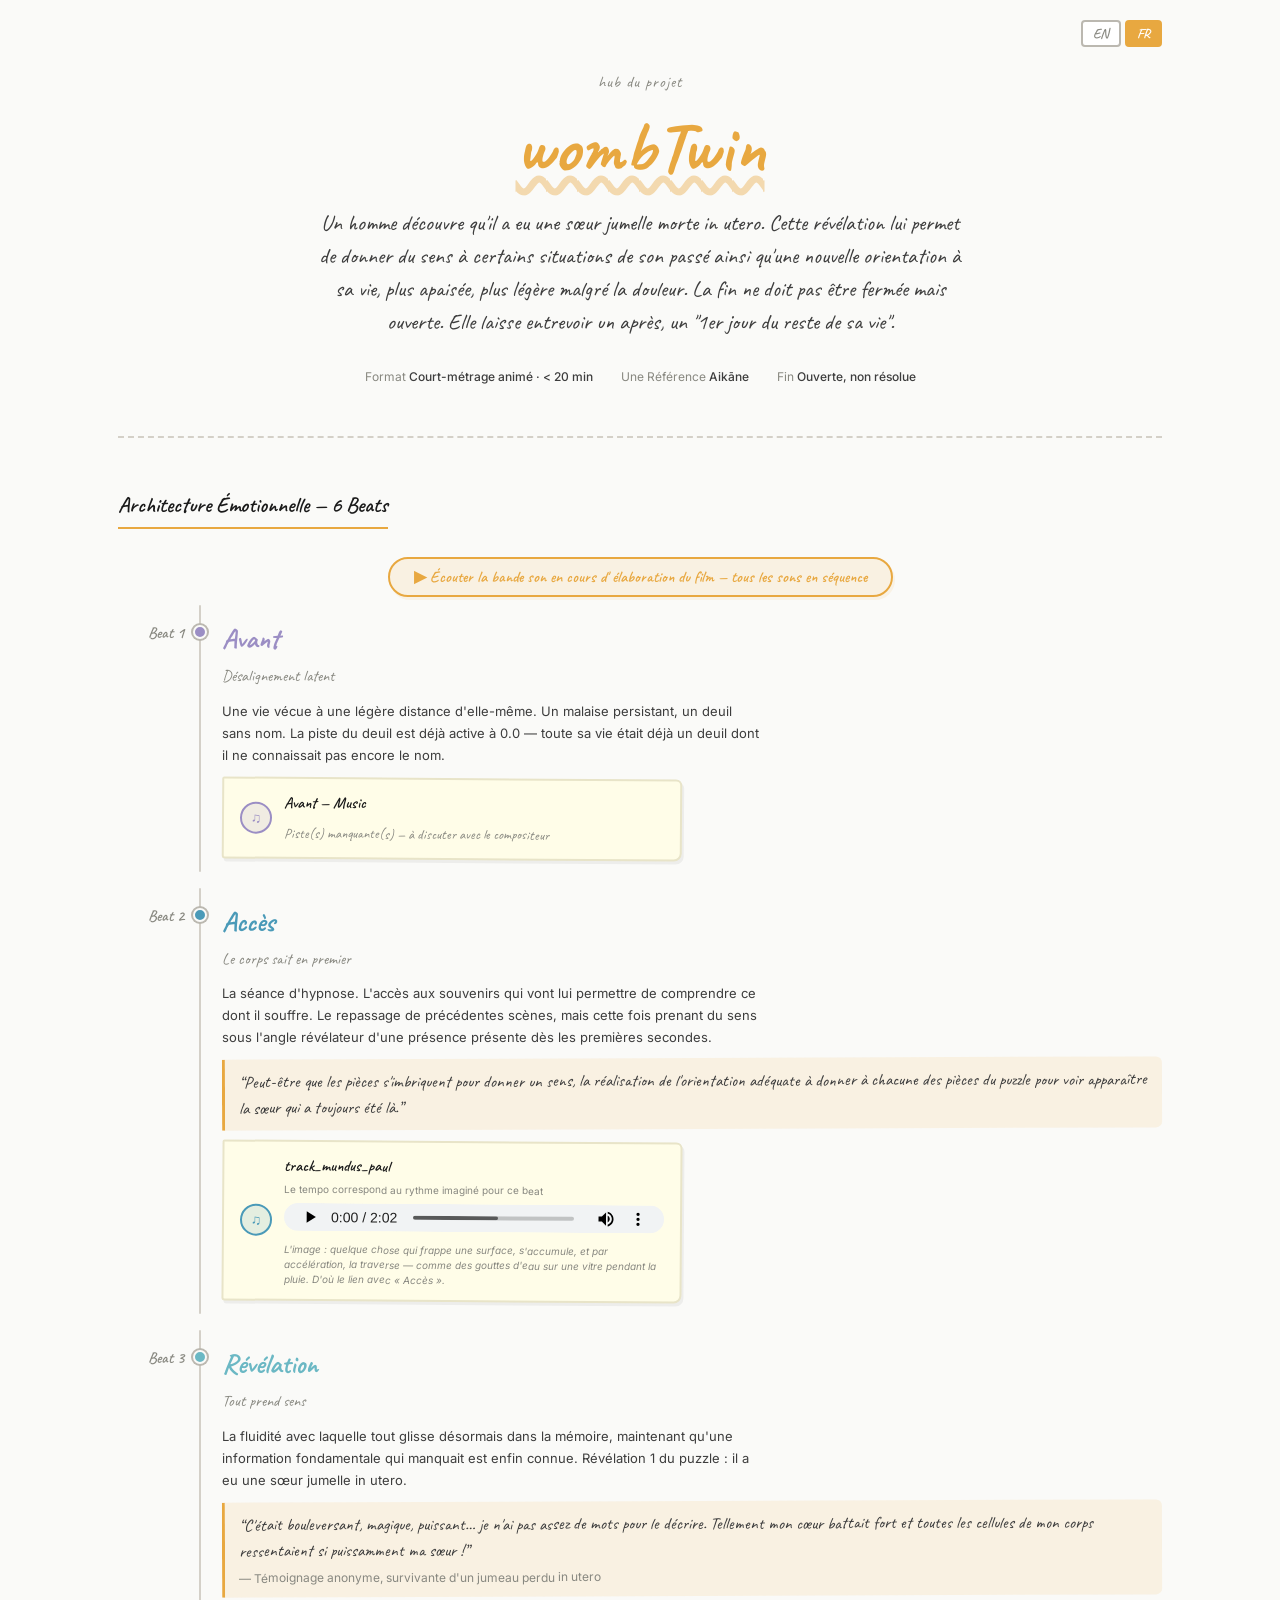
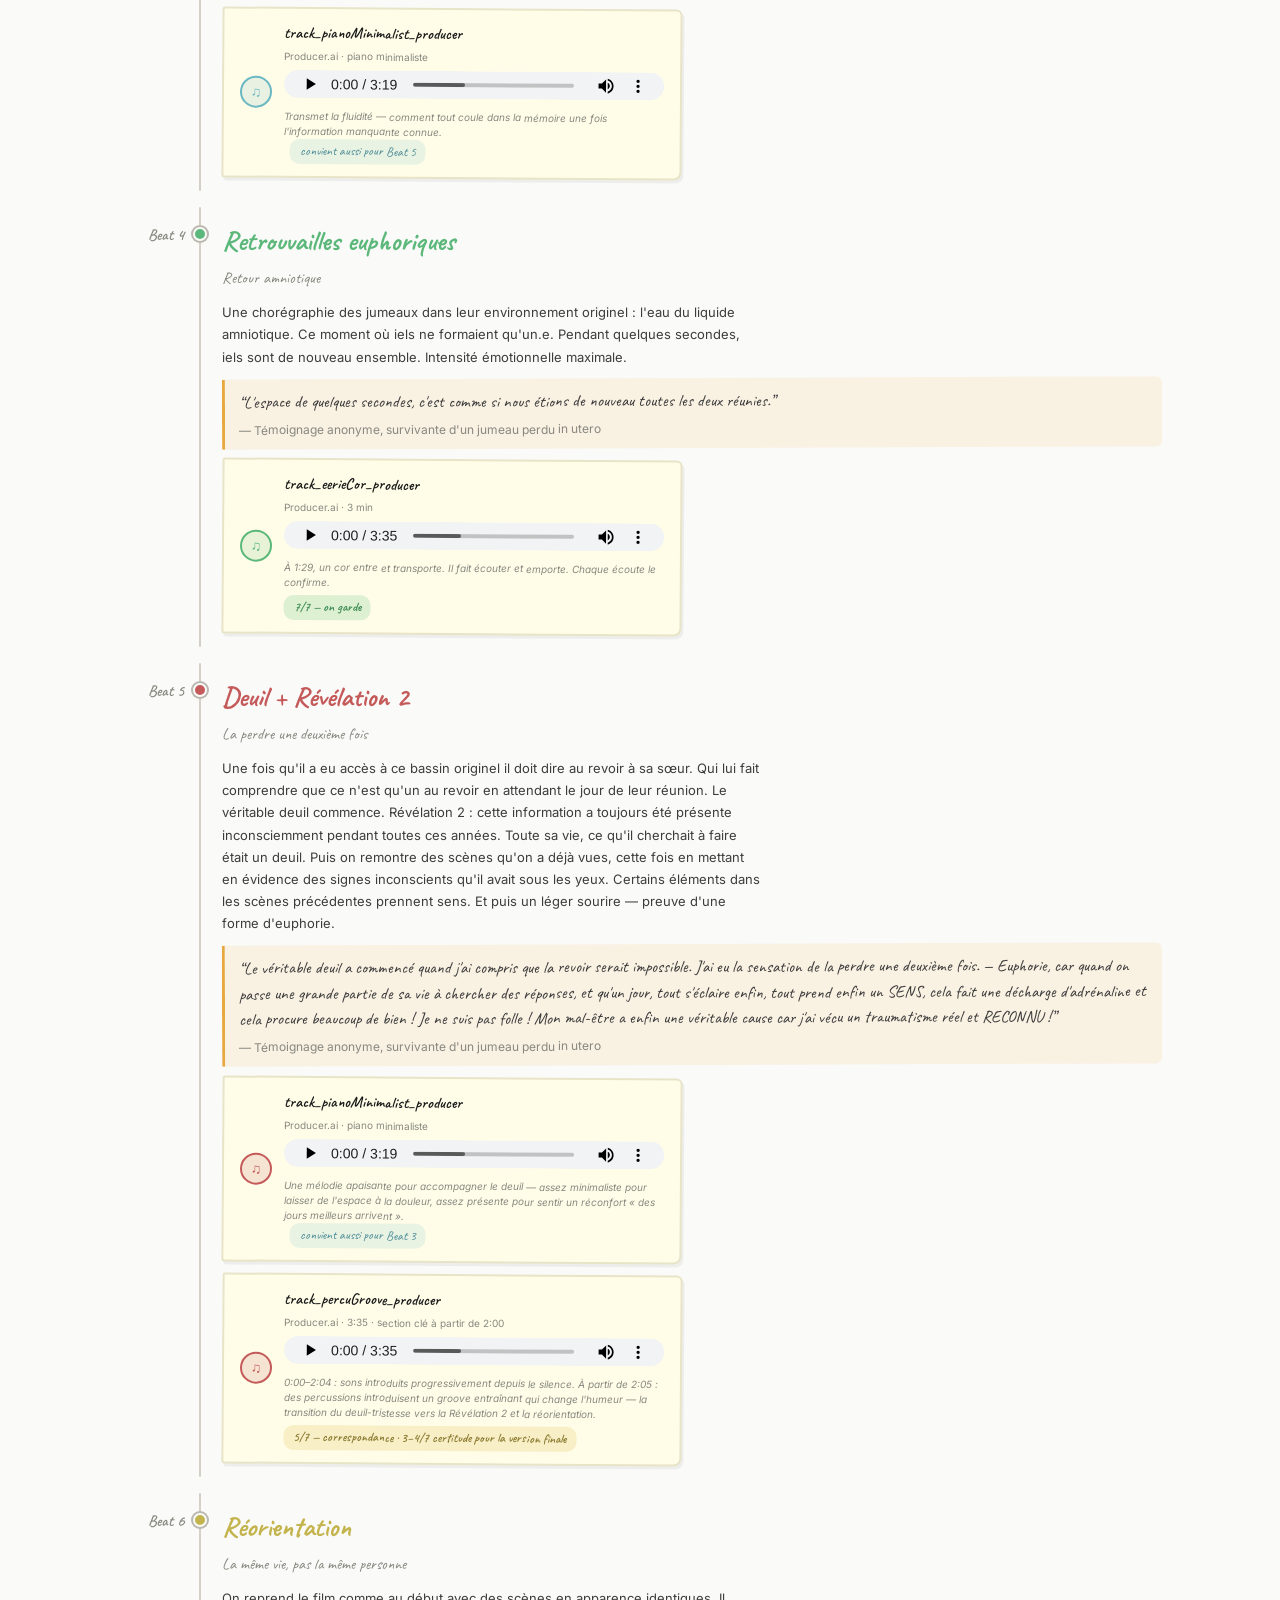
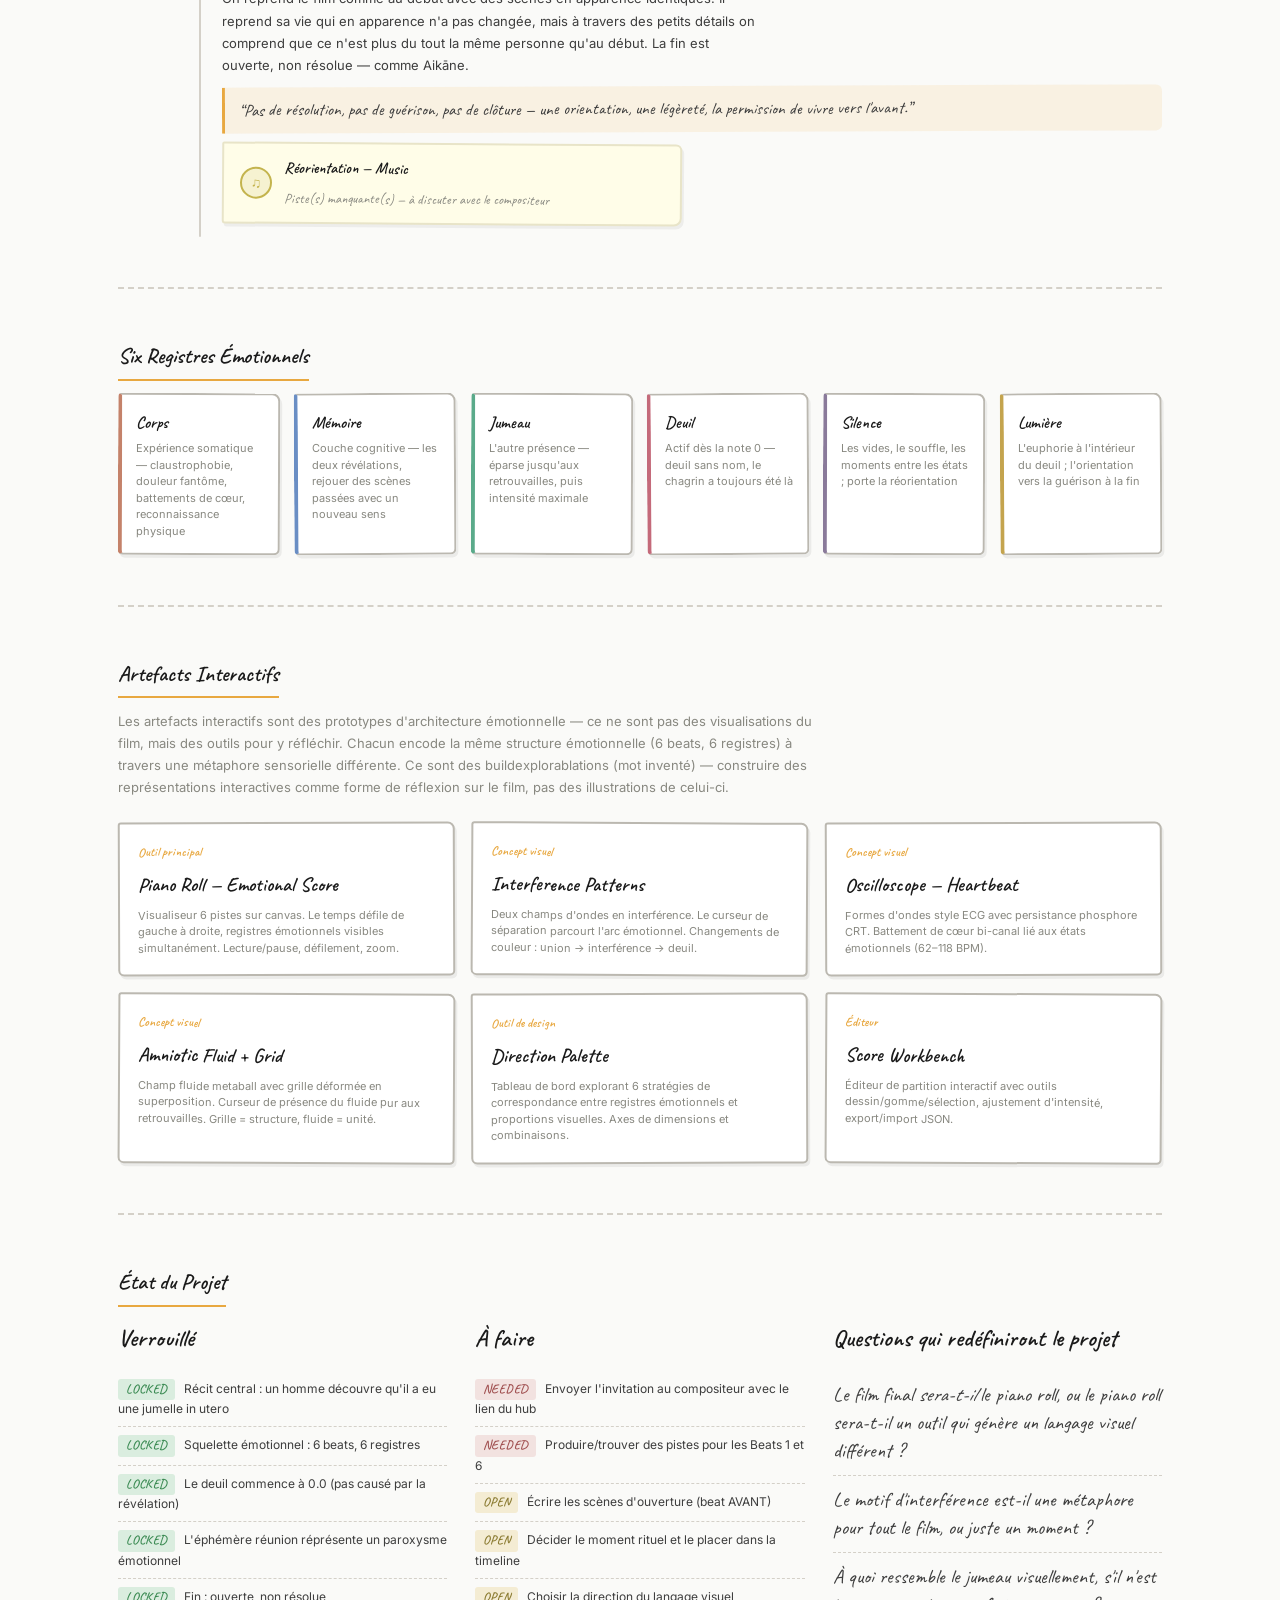
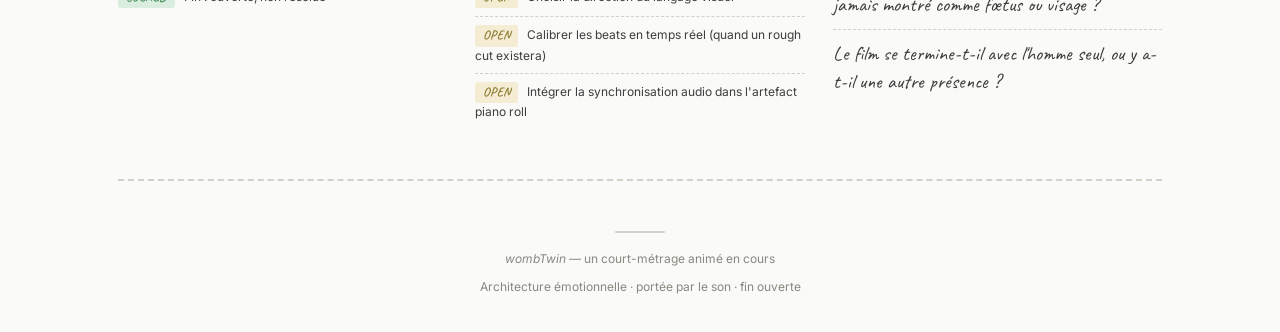
<file: index.html>
<!DOCTYPE html>
<html lang="en">
<head>
<meta charset="UTF-8">
<meta name="viewport" content="width=device-width, initial-scale=1.0">
<title>wombTwin — Project Hub</title>
<!-- THEME: swap this file to change the visual design -->
<link rel="stylesheet" href="theme-excalidraw.css">
</head>
<body>

<!-- Playback bar mounts here (sticky top) -->
<div id="playback-bar-mount"></div>

<!-- Main content mounts here -->
<div id="hub-mount" class="hub"></div>

<!-- Load order: data → render (builds HTML) → player (wires audio) -->
<script src="data.js"></script>
<script src="render.js"></script>
<script src="player.js"></script>

</body>
</html>
</file>
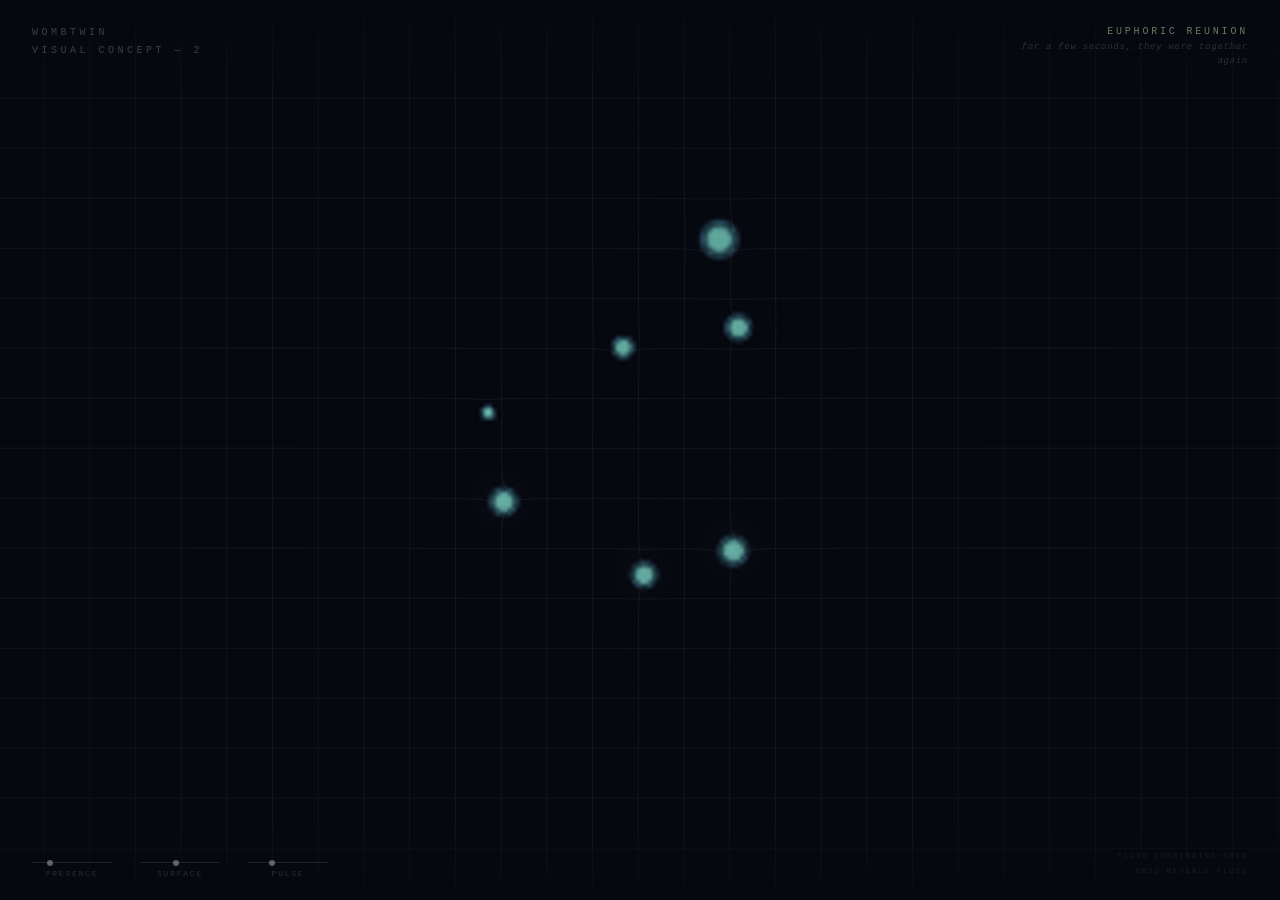
<file: artifacts/amniotic_concept.html>
<!DOCTYPE html>
<html>
<head>
<meta charset="UTF-8">
<style>
* { margin:0; padding:0; box-sizing:border-box; }
body { background: #060810; overflow: hidden; font-family: 'Courier New', monospace; }
canvas { display: block; position: absolute; top:0; left:0; }

#ui { position: absolute; top:0; left:0; right:0; bottom:0; pointer-events: none; }

#top {
  position: absolute;
  top: 0; left: 0; right: 0;
  padding: 24px 32px;
  display: flex;
  justify-content: space-between;
  align-items: flex-start;
  background: linear-gradient(to bottom, rgba(6,8,16,0.9) 0%, transparent 100%);
}

#title {
  font-size: 10px;
  letter-spacing: 0.35em;
  color: rgba(255,255,255,0.22);
  text-transform: uppercase;
  line-height: 1.8;
}

#state-label {
  text-align: right;
  line-height: 1.6;
}
#state-name {
  font-size: 10px;
  letter-spacing: 0.28em;
  color: rgba(180,210,200,0.45);
  text-transform: uppercase;
  transition: color 1.2s;
}
#state-desc {
  font-size: 9px;
  letter-spacing: 0.08em;
  color: rgba(255,255,255,0.15);
  font-style: italic;
  max-width: 260px;
  text-align: right;
  line-height: 1.6;
  transition: color 1.2s;
}

#bottom {
  position: absolute;
  bottom: 0; left: 0; right: 0;
  padding: 22px 32px;
  display: flex;
  justify-content: space-between;
  align-items: flex-end;
  background: linear-gradient(to top, rgba(6,8,16,0.9) 0%, transparent 100%);
  pointer-events: all;
}

.ctrl-row { display: flex; gap: 28px; align-items: flex-end; }
.ctrl { display: flex; flex-direction: column; align-items: center; gap: 6px; }
.ctrl-label {
  font-size: 8px; letter-spacing: 0.22em;
  color: rgba(255,255,255,0.15); text-transform: uppercase;
}
input[type=range] {
  -webkit-appearance: none;
  width: 80px; height: 1px;
  background: rgba(255,255,255,0.1);
  outline: none; cursor: pointer;
}
input[type=range]::-webkit-slider-thumb {
  -webkit-appearance: none;
  width: 6px; height: 6px; border-radius: 50%;
  background: rgba(255,255,255,0.35); cursor: pointer;
}

#note {
  font-size: 8px; letter-spacing: 0.18em;
  color: rgba(255,255,255,0.08); text-transform: uppercase;
  text-align: right; line-height: 1.9;
}
</style>
</head>
<body>
<canvas id="c"></canvas>
<div id="ui">
  <div id="top">
    <div id="title">wombTwin<br>visual concept — 2</div>
    <div id="state-label">
      <div id="state-name">amniotic space</div>
      <div id="state-desc">the original environment — not a memory</div>
    </div>
  </div>
  <div id="bottom">
    <div class="ctrl-row">
      <div class="ctrl">
        <input type="range" id="presence" min="0" max="100" value="20">
        <div class="ctrl-label">presence</div>
      </div>
      <div class="ctrl">
        <input type="range" id="surface" min="0" max="100" value="45">
        <div class="ctrl-label">surface</div>
      </div>
      <div class="ctrl">
        <input type="range" id="pulse-ctrl" min="5" max="95" value="30">
        <div class="ctrl-label">pulse</div>
      </div>
    </div>
    <div id="note">
      fluid constrains grid<br>
      grid reveals fluid
    </div>
  </div>
</div>

<script>
const canvas = document.getElementById('c');
const ctx = canvas.getContext('2d');
let W, H;
function resize() {
  W = canvas.width = window.innerWidth;
  H = canvas.height = window.innerHeight;
}
resize();
window.addEventListener('resize', resize);

let presence = 0.20; // 0=pure fluid, 1=reunion/presence of twin
let surfaceLevel = 0.45; // grid density / visibility
let pulseSpeed = 0.30;
let t = 0;

document.getElementById('presence').addEventListener('input', e => {
  presence = e.target.value / 100;
  updateLabel();
});
document.getElementById('surface').addEventListener('input', e => {
  surfaceLevel = e.target.value / 100;
});
document.getElementById('pulse-ctrl').addEventListener('input', e => {
  pulseSpeed = e.target.value / 100;
});

const STATES = [
  { threshold: 0.12, name: 'amniotic space', desc: 'the original environment — not a memory', color: 'rgba(140,210,190,0.5)' },
  { threshold: 0.30, name: 'euphoric reunion', desc: 'for a few seconds, they were together again', color: 'rgba(180,215,160,0.55)' },
  { threshold: 0.50, name: 'revelation', desc: 'the body knows — recognition before thought', color: 'rgba(140,170,215,0.5)' },
  { threshold: 0.70, name: 'interference', desc: 'a life lived at a distance from itself', color: 'rgba(200,200,210,0.3)' },
  { threshold: 0.88, name: 'grief', desc: 'losing her a second time', color: 'rgba(200,130,130,0.5)' },
  { threshold: 1.01, name: 'reorientation', desc: 'lighter — starting the healing path', color: 'rgba(200,185,145,0.5)' },
];

let lastState = null;
function updateLabel() {
  const s = STATES.find(s => presence < s.threshold) || STATES[STATES.length - 1];
  if (s !== lastState) {
    lastState = s;
    document.getElementById('state-name').textContent = s.name;
    document.getElementById('state-name').style.color = s.color;
    document.getElementById('state-desc').textContent = s.desc;
  }
}
updateLabel();

// Metaballs for fluid
class Blob {
  constructor(i, total) {
    this.i = i;
    this.total = total;
    this.r = 60 + Math.random() * 120;
    // orbit params
    this.cx = W * 0.5;
    this.cy = H * 0.5;
    this.orbitR = 40 + Math.random() * Math.min(W, H) * 0.28;
    this.orbitSpeed = (0.15 + Math.random() * 0.25) * (Math.random() > 0.5 ? 1 : -1);
    this.orbitPhase = (i / total) * Math.PI * 2 + Math.random();
    this.yOffset = (Math.random() - 0.5) * H * 0.3;
    this.color = this.genColor();
    this.pulsePhase = Math.random() * Math.PI * 2;
  }
  genColor() {
    // Amniotic palette — deep teal, muted jade, near-white blue
    const palettes = [
      [60, 120, 130],
      [80, 150, 140],
      [90, 130, 160],
      [70, 110, 120],
      [100, 160, 150],
    ];
    return palettes[this.i % palettes.length];
  }
  pos(t, presence) {
    const speed = this.orbitSpeed * (0.4 + pulseSpeed * 1.2);
    const angle = this.orbitPhase + t * speed;
    const orbitR = this.orbitR * (0.5 + presence * 1.2);
    return {
      x: W * 0.5 + Math.cos(angle) * orbitR + Math.sin(t * 0.3 + this.pulsePhase) * 20,
      y: H * 0.5 + Math.sin(angle) * orbitR * 0.6 + this.yOffset * (1 - presence * 0.5) + Math.cos(t * 0.4 + this.pulsePhase) * 15,
    };
  }
  radius(t, presence) {
    const pulse = 1 + 0.12 * Math.sin(t * (0.8 + pulseSpeed) + this.pulsePhase);
    const presenceFactor = presence < 0.5 ? 1 + presence * 0.4 : 1.2 + (presence - 0.5) * 0.6;
    return this.r * pulse * presenceFactor;
  }
}

const NUM_BLOBS = 7;
const blobs = Array.from({ length: NUM_BLOBS }, (_, i) => new Blob(i, NUM_BLOBS));

// Grid cells
const GRID_COLS = 28;
const GRID_ROWS = 18;

function fluidAt(x, y, t, presence) {
  // Sum of metaball fields
  let sum = 0;
  for (const b of blobs) {
    const p = b.pos(t, presence);
    const r = b.radius(t, presence);
    const dx = x - p.x;
    const dy = y - p.y;
    const d2 = dx * dx + dy * dy;
    sum += (r * r) / (d2 + 1);
  }
  return sum;
}

// Offscreen for metaballs
let offscreen, offCtx;
function makeOffscreen() {
  offscreen = document.createElement('canvas');
  offscreen.width = Math.floor(W / 4);
  offscreen.height = Math.floor(H / 4);
  offCtx = offscreen.getContext('2d');
}
makeOffscreen();
window.addEventListener('resize', makeOffscreen);

function draw() {
  ctx.fillStyle = '#060810';
  ctx.fillRect(0, 0, W, H);

  const sw = offscreen.width;
  const sh = offscreen.height;
  const scaleX = W / sw;
  const scaleY = H / sh;

  // Fluid field on offscreen
  const imgData = offCtx.createImageData(sw, sh);
  const THRESHOLD = 80;

  for (let py = 0; py < sh; py++) {
    for (let px = 0; px < sw; px++) {
      const x = px * scaleX;
      const y = py * scaleY;
      const f = fluidAt(x, y, t, presence);

      let r = 6, g = 8, b2 = 16; // bg color
      let a = 255;

      if (f > THRESHOLD) {
        // Inside fluid
        const excess = Math.min((f - THRESHOLD) / 120, 1);
        const depth = Math.min((f - THRESHOLD) / 300, 1);

        if (presence < 0.35) {
          // Teal-green amniotic
          r = Math.round(20 + excess * 55 + depth * 20);
          g = Math.round(45 + excess * 90 + depth * 30);
          b2 = Math.round(55 + excess * 80 + depth * 20);
        } else if (presence < 0.60) {
          // Blue-green revelation
          r = Math.round(20 + excess * 45);
          g = Math.round(55 + excess * 80);
          b2 = Math.round(80 + excess * 90);
        } else {
          // Grief — muted rose-violet
          r = Math.round(50 + excess * 90);
          g = Math.round(25 + excess * 45);
          b2 = Math.round(55 + excess * 70);
        }
      } else if (f > THRESHOLD * 0.6) {
        // Edge glow
        const edgeFactor = (f - THRESHOLD * 0.6) / (THRESHOLD * 0.4);
        if (presence < 0.35) {
          r = Math.round(6 + edgeFactor * 30);
          g = Math.round(8 + edgeFactor * 60);
          b2 = Math.round(16 + edgeFactor * 70);
        } else if (presence < 0.60) {
          r = Math.round(6 + edgeFactor * 20);
          g = Math.round(8 + edgeFactor * 50);
          b2 = Math.round(16 + edgeFactor * 90);
        } else {
          r = Math.round(6 + edgeFactor * 60);
          g = Math.round(8 + edgeFactor * 20);
          b2 = Math.round(16 + edgeFactor * 55);
        }
      }

      const idx = (py * sw + px) * 4;
      imgData.data[idx] = r;
      imgData.data[idx + 1] = g;
      imgData.data[idx + 2] = b2;
      imgData.data[idx + 3] = a;
    }
  }

  offCtx.putImageData(imgData, 0, 0);

  // Upscale to main canvas with smoothing
  ctx.imageSmoothingEnabled = true;
  ctx.imageSmoothingQuality = 'high';
  ctx.drawImage(offscreen, 0, 0, W, H);

  // GRID overlay
  const cellW = W / GRID_COLS;
  const cellH = H / GRID_ROWS;
  const gridAlpha = 0.04 + surfaceLevel * 0.22;

  for (let row = 0; row <= GRID_ROWS; row++) {
    const y = row * cellH;
    // Distort grid lines using fluid field
    ctx.beginPath();
    for (let px = 0; px <= W; px += 4) {
      const f = fluidAt(px, y, t, presence);
      const distort = Math.min((f / THRESHOLD - 0.5), 1) * 8 * surfaceLevel;
      const py2 = y + distort;
      if (px === 0) ctx.moveTo(px, py2);
      else ctx.lineTo(px, py2);
    }
    const lineAlpha = gridAlpha * (0.5 + 0.5 * Math.sin(row / GRID_ROWS * Math.PI));
    ctx.strokeStyle = `rgba(180,220,210,${lineAlpha})`;
    ctx.lineWidth = 0.5;
    ctx.stroke();
  }

  for (let col = 0; col <= GRID_COLS; col++) {
    const x = col * cellW;
    ctx.beginPath();
    for (let py = 0; py <= H; py += 4) {
      const f = fluidAt(x, py, t, presence);
      const distort = Math.min((f / THRESHOLD - 0.5), 1) * 8 * surfaceLevel;
      const px2 = x + distort;
      if (py === 0) ctx.moveTo(px2, py);
      else ctx.lineTo(px2, py);
    }
    const lineAlpha = gridAlpha * (0.5 + 0.5 * Math.sin(col / GRID_COLS * Math.PI));
    ctx.strokeStyle = `rgba(180,220,210,${lineAlpha})`;
    ctx.lineWidth = 0.5;
    ctx.stroke();
  }

  // Grid nodes — light up where fluid is strong
  for (let row = 0; row <= GRID_ROWS; row++) {
    for (let col = 0; col <= GRID_COLS; col++) {
      const x = col * cellW;
      const y = row * cellH;
      const f = fluidAt(x, y, t, presence);
      if (f > THRESHOLD * 0.55) {
        const strength = Math.min((f - THRESHOLD * 0.55) / (THRESHOLD * 1.5), 1);
        const nodeAlpha = strength * surfaceLevel * 0.6;
        let nr, ng, nb;
        if (presence < 0.35) { nr = 100; ng = 200; nb = 180; }
        else if (presence < 0.60) { nr = 100; ng = 160; nb = 220; }
        else { nr = 200; ng = 110; nb = 150; }
        ctx.beginPath();
        ctx.arc(x, y, 1.5 + strength * 2, 0, Math.PI * 2);
        ctx.fillStyle = `rgba(${nr},${ng},${nb},${nodeAlpha})`;
        ctx.fill();
      }
    }
  }

  // Surface shimmer — fine detail layer
  if (surfaceLevel > 0.2) {
    for (let i = 0; i < 3; i++) {
      const blob = blobs[i];
      const p = blob.pos(t, presence);
      const r = blob.radius(t, presence) * 0.4;
      const shimmerGrad = ctx.createRadialGradient(p.x, p.y, 0, p.x, p.y, r);
      const sa = (surfaceLevel - 0.2) * 0.08;
      shimmerGrad.addColorStop(0, `rgba(255,255,255,${sa})`);
      shimmerGrad.addColorStop(0.4, `rgba(200,230,220,${sa * 0.4})`);
      shimmerGrad.addColorStop(1, 'transparent');
      ctx.fillStyle = shimmerGrad;
      ctx.fillRect(p.x - r, p.y - r, r * 2, r * 2);
    }
  }

  t += 0.006 + pulseSpeed * 0.016;
  requestAnimationFrame(draw);
}

draw();
</script>
</body>
</html>
</file>
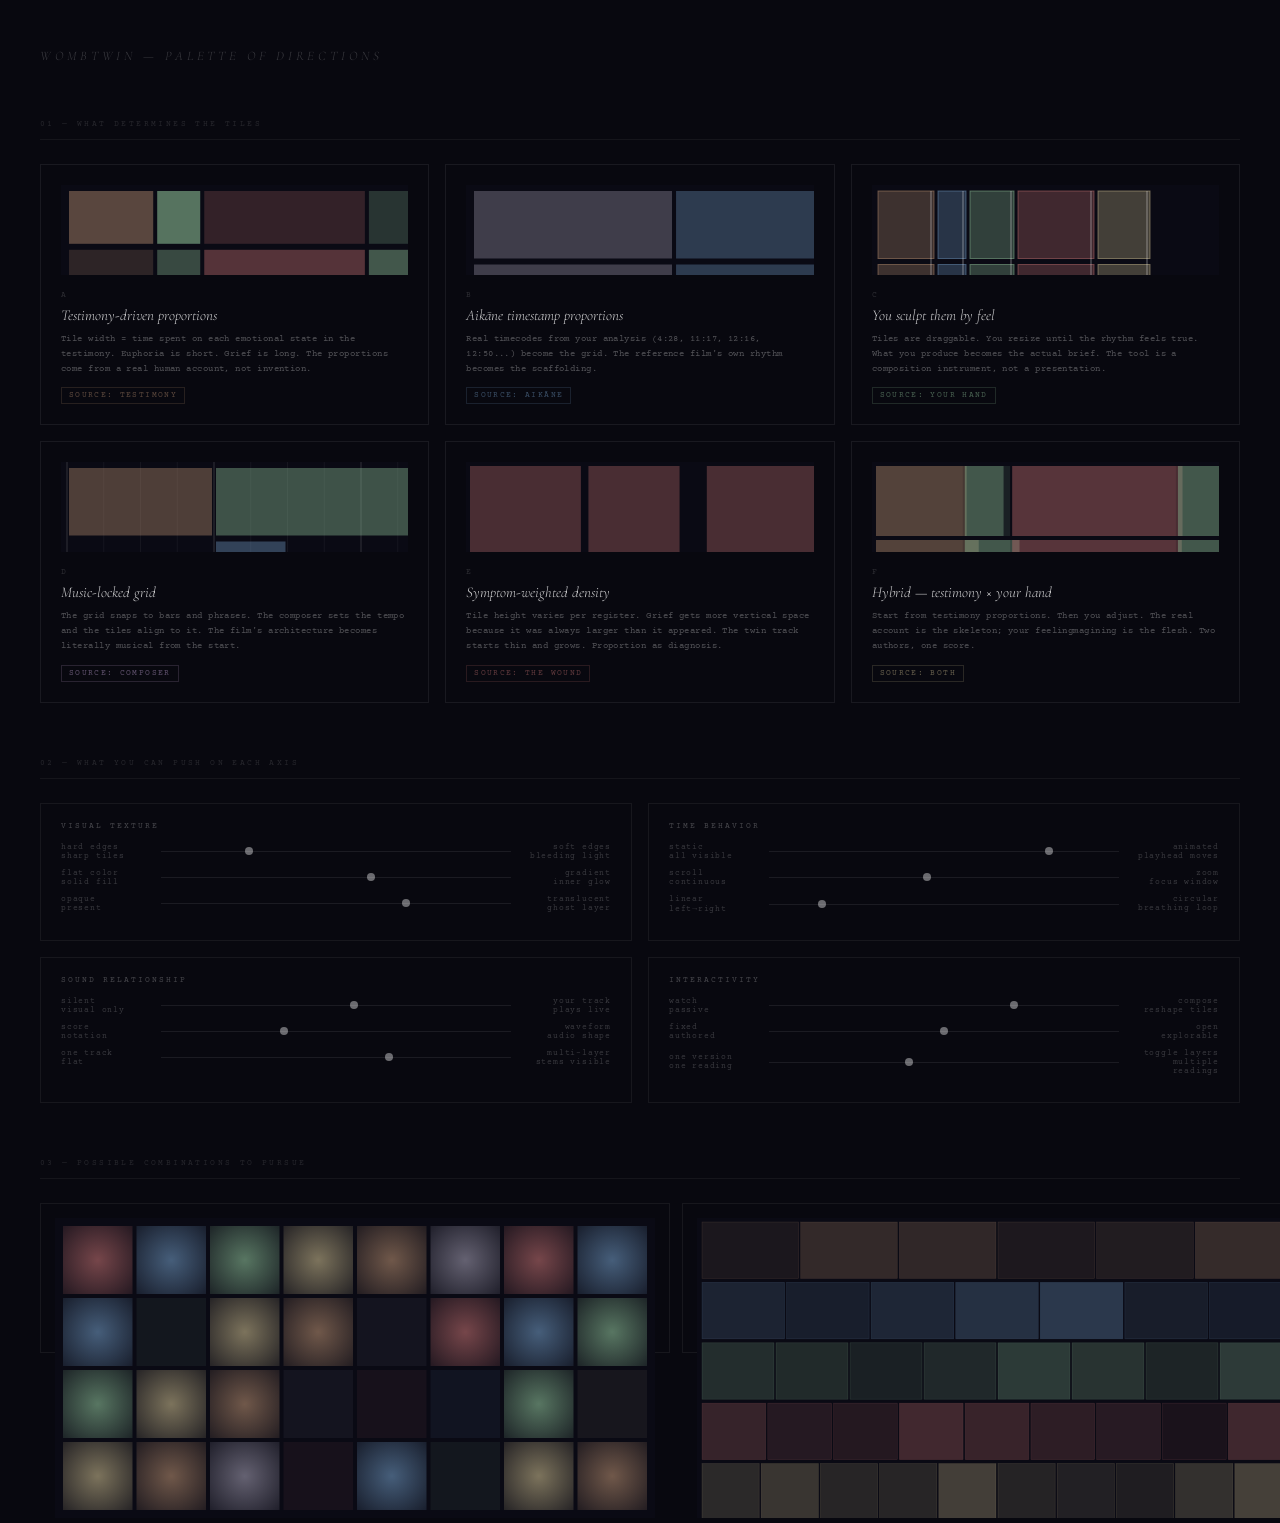
<file: artifacts/direction_palette.html>
<!DOCTYPE html>
<html>
<head>
<meta charset="UTF-8">
<style>
@import url('https://fonts.googleapis.com/css2?family=Cormorant+Garamond:ital,wght@0,300;0,400;1,300&family=Courier+Prime&display=swap');

* { margin:0; padding:0; box-sizing:border-box; }
body {
  background: #08080f;
  color: rgba(255,255,255,0.7);
  font-family: 'Courier Prime', monospace;
  min-height: 100vh;
  padding: 48px 40px 80px;
  overflow-x: hidden;
}

h1 {
  font-family: 'Cormorant Garamond', serif;
  font-weight: 300;
  font-style: italic;
  font-size: 13px;
  letter-spacing: 0.3em;
  color: rgba(255,255,255,0.2);
  text-transform: uppercase;
  margin-bottom: 56px;
}

.axes {
  display: grid;
  grid-template-columns: 1fr 1fr;
  gap: 2px;
  margin-bottom: 64px;
}

.axis-label {
  font-size: 8px;
  letter-spacing: 0.25em;
  text-transform: uppercase;
  color: rgba(255,255,255,0.12);
  padding: 6px 0;
}

/* DIRECTION CARDS */
.section-title {
  font-size: 8px;
  letter-spacing: 0.3em;
  text-transform: uppercase;
  color: rgba(255,255,255,0.12);
  margin-bottom: 24px;
  padding-bottom: 10px;
  border-bottom: 1px solid rgba(255,255,255,0.05);
}

.directions-grid {
  display: grid;
  grid-template-columns: repeat(3, 1fr);
  gap: 16px;
  margin-bottom: 56px;
}

.card {
  border: 1px solid rgba(255,255,255,0.07);
  padding: 20px;
  cursor: pointer;
  transition: all 0.35s ease;
  position: relative;
  overflow: hidden;
}

.card:hover {
  border-color: rgba(255,255,255,0.18);
  transform: translateY(-2px);
}

.card.selected {
  border-color: var(--accent);
}

.card-preview {
  height: 90px;
  margin-bottom: 16px;
  position: relative;
  overflow: hidden;
}

.card-number {
  font-size: 8px;
  letter-spacing: 0.3em;
  color: rgba(255,255,255,0.15);
  margin-bottom: 6px;
}

.card-title {
  font-family: 'Cormorant Garamond', serif;
  font-size: 15px;
  font-weight: 300;
  font-style: italic;
  color: rgba(255,255,255,0.8);
  margin-bottom: 6px;
  line-height: 1.3;
}

.card-desc {
  font-size: 9px;
  letter-spacing: 0.05em;
  color: rgba(255,255,255,0.3);
  line-height: 1.7;
}

.card-tag {
  display: inline-block;
  margin-top: 10px;
  font-size: 7.5px;
  letter-spacing: 0.18em;
  text-transform: uppercase;
  padding: 3px 7px;
  border: 1px solid;
  opacity: 0.6;
}

/* DIMENSION SECTION */
.dimensions-grid {
  display: grid;
  grid-template-columns: repeat(2, 1fr);
  gap: 16px;
  margin-bottom: 56px;
}

.dim-card {
  border: 1px solid rgba(255,255,255,0.06);
  padding: 18px 20px;
}

.dim-title {
  font-size: 8px;
  letter-spacing: 0.25em;
  text-transform: uppercase;
  color: rgba(255,255,255,0.25);
  margin-bottom: 12px;
}

.dim-axis {
  display: flex;
  align-items: center;
  margin-bottom: 8px;
  gap: 10px;
}

.dim-pole {
  font-size: 8px;
  letter-spacing: 0.1em;
  color: rgba(255,255,255,0.2);
  width: 90px;
  flex-shrink: 0;
}

.dim-pole.right {
  text-align: right;
}

.dim-track {
  flex: 1;
  height: 1px;
  background: rgba(255,255,255,0.08);
  position: relative;
}

.dim-marker {
  position: absolute;
  top: -4px;
  width: 8px;
  height: 8px;
  border-radius: 50%;
  transform: translateX(-50%);
}

/* MINI PREVIEWS — canvas-drawn in JS */
canvas.preview { width: 100%; height: 100%; }

/* TENSION MAP */
.tension-map {
  width: 100%;
  height: 220px;
  border: 1px solid rgba(255,255,255,0.06);
  position: relative;
  margin-bottom: 56px;
}

.tension-map canvas { width: 100%; height: 100%; }

.map-label {
  position: absolute;
  font-size: 8px;
  letter-spacing: 0.15em;
  color: rgba(255,255,255,0.15);
  text-transform: uppercase;
}

/* COMBINATION ROW */
.combo-row {
  display: grid;
  grid-template-columns: repeat(4, 1fr);
  gap: 12px;
  margin-bottom: 40px;
}

.combo-card {
  border: 1px solid rgba(255,255,255,0.06);
  padding: 14px;
  cursor: pointer;
  transition: border-color 0.3s;
}

.combo-card:hover { border-color: rgba(255,255,255,0.2); }

.combo-title {
  font-family: 'Cormorant Garamond', serif;
  font-size: 12px;
  font-style: italic;
  color: rgba(255,255,255,0.6);
  margin-bottom: 6px;
}

.combo-parts {
  font-size: 7.5px;
  letter-spacing: 0.12em;
  color: rgba(255,255,255,0.2);
  line-height: 1.8;
}

.combo-preview {
  height: 36px;
  margin-bottom: 10px;
  position: relative;
}
</style>
</head>
<body>

<h1>wombTwin — palette of directions</h1>

<!-- DIRECTION CARDS -->
<div class="section-title">01 — What determines the tiles</div>
<div class="directions-grid">

  <!-- A: Testimony-driven -->
  <div class="card" style="--accent: rgba(180,140,110,0.6)">
    <div class="card-preview">
      <canvas id="prev-A"></canvas>
    </div>
    <div class="card-number">A</div>
    <div class="card-title">Testimony-driven proportions</div>
    <div class="card-desc">Tile width = time spent on each emotional state in the testimony. Euphoria is short. Grief is long. The proportions come from a real human account, not invention.</div>
    <div class="card-tag" style="color: rgba(180,140,110,0.8); border-color: rgba(180,140,110,0.3)">source: testimony</div>
  </div>

  <!-- B: Aikāne timestamps -->
  <div class="card" style="--accent: rgba(110,150,190,0.6)">
    <div class="card-preview">
      <canvas id="prev-B"></canvas>
    </div>
    <div class="card-number">B</div>
    <div class="card-title">Aikāne timestamp proportions</div>
    <div class="card-desc">Real timecodes from your analysis (4:28, 11:17, 12:16, 12:50...) become the grid. The reference film's own rhythm becomes the scaffolding.</div>
    <div class="card-tag" style="color: rgba(110,150,190,0.8); border-color: rgba(110,150,190,0.3)">source: aikāne</div>
  </div>

  <!-- C: You drag them -->
  <div class="card" style="--accent: rgba(140,190,150,0.6)">
    <div class="card-preview">
      <canvas id="prev-C"></canvas>
    </div>
    <div class="card-number">C</div>
    <div class="card-title">You sculpt them by feel</div>
    <div class="card-desc">Tiles are draggable. You resize until the rhythm feels true. What you produce becomes the actual brief. The tool is a composition instrument, not a presentation.</div>
    <div class="card-tag" style="color: rgba(140,190,150,0.8); border-color: rgba(140,190,150,0.3)">source: your hand</div>
  </div>

  <!-- D: Music-locked -->
  <div class="card" style="--accent: rgba(190,160,210,0.6)">
    <div class="card-preview">
      <canvas id="prev-D"></canvas>
    </div>
    <div class="card-number">D</div>
    <div class="card-title">Music-locked grid</div>
    <div class="card-desc">The grid snaps to bars and phrases. The composer sets the tempo and the tiles align to it. The film's architecture becomes literally musical from the start.</div>
    <div class="card-tag" style="color: rgba(190,160,210,0.8); border-color: rgba(190,160,210,0.3)">source: composer</div>
  </div>

  <!-- E: Symptom-weighted -->
  <div class="card" style="--accent: rgba(190,110,110,0.6)">
    <div class="card-preview">
      <canvas id="prev-E"></canvas>
    </div>
    <div class="card-number">E</div>
    <div class="card-title">Symptom-weighted density</div>
    <div class="card-desc">Tile height varies per register. Grief gets more vertical space because it was always larger than it appeared. The twin track starts thin and grows. Proportion as diagnosis.</div>
    <div class="card-tag" style="color: rgba(190,110,110,0.8); border-color: rgba(190,110,110,0.3)">source: the wound</div>
  </div>

  <!-- F: Hybrid -->
  <div class="card" style="--accent: rgba(200,185,140,0.6)">
    <div class="card-preview">
      <canvas id="prev-F"></canvas>
    </div>
    <div class="card-number">F</div>
    <div class="card-title">Hybrid — testimony × your hand</div>
    <div class="card-desc">Start from testimony proportions. Then you adjust. The real account is the skeleton; your feelingmagining is the flesh. Two authors, one score.</div>
    <div class="card-tag" style="color: rgba(200,185,140,0.8); border-color: rgba(200,185,140,0.3)">source: both</div>
  </div>

</div>

<!-- DIMENSION AXES -->
<div class="section-title">02 — What you can push on each axis</div>
<div class="dimensions-grid">

  <div class="dim-card">
    <div class="dim-title">Visual texture</div>
    <div class="dim-axis">
      <div class="dim-pole">hard edges<br>sharp tiles</div>
      <div class="dim-track">
        <div class="dim-marker" style="left:25%; background: rgba(255,255,255,0.4)"></div>
      </div>
      <div class="dim-pole right">soft edges<br>bleeding light</div>
    </div>
    <div class="dim-axis">
      <div class="dim-pole">flat color<br>solid fill</div>
      <div class="dim-track">
        <div class="dim-marker" style="left:60%; background: rgba(255,255,255,0.4)"></div>
      </div>
      <div class="dim-pole right">gradient<br>inner glow</div>
    </div>
    <div class="dim-axis">
      <div class="dim-pole">opaque<br>present</div>
      <div class="dim-track">
        <div class="dim-marker" style="left:70%; background: rgba(255,255,255,0.4)"></div>
      </div>
      <div class="dim-pole right">translucent<br>ghost layer</div>
    </div>
  </div>

  <div class="dim-card">
    <div class="dim-title">Time behavior</div>
    <div class="dim-axis">
      <div class="dim-pole">static<br>all visible</div>
      <div class="dim-track">
        <div class="dim-marker" style="left:80%; background: rgba(255,255,255,0.4)"></div>
      </div>
      <div class="dim-pole right">animated<br>playhead moves</div>
    </div>
    <div class="dim-axis">
      <div class="dim-pole">scroll<br>continuous</div>
      <div class="dim-track">
        <div class="dim-marker" style="left:45%; background: rgba(255,255,255,0.4)"></div>
      </div>
      <div class="dim-pole right">zoom<br>focus window</div>
    </div>
    <div class="dim-axis">
      <div class="dim-pole">linear<br>left→right</div>
      <div class="dim-track">
        <div class="dim-marker" style="left:15%; background: rgba(255,255,255,0.4)"></div>
      </div>
      <div class="dim-pole right">circular<br>breathing loop</div>
    </div>
  </div>

  <div class="dim-card">
    <div class="dim-title">Sound relationship</div>
    <div class="dim-axis">
      <div class="dim-pole">silent<br>visual only</div>
      <div class="dim-track">
        <div class="dim-marker" style="left:55%; background: rgba(255,255,255,0.4)"></div>
      </div>
      <div class="dim-pole right">your track<br>plays live</div>
    </div>
    <div class="dim-axis">
      <div class="dim-pole">score<br>notation</div>
      <div class="dim-track">
        <div class="dim-marker" style="left:35%; background: rgba(255,255,255,0.4)"></div>
      </div>
      <div class="dim-pole right">waveform<br>audio shape</div>
    </div>
    <div class="dim-axis">
      <div class="dim-pole">one track<br>flat</div>
      <div class="dim-track">
        <div class="dim-marker" style="left:65%; background: rgba(255,255,255,0.4)"></div>
      </div>
      <div class="dim-pole right">multi-layer<br>stems visible</div>
    </div>
  </div>

  <div class="dim-card">
    <div class="dim-title">Interactivity</div>
    <div class="dim-axis">
      <div class="dim-pole">watch<br>passive</div>
      <div class="dim-track">
        <div class="dim-marker" style="left:70%; background: rgba(255,255,255,0.4)"></div>
      </div>
      <div class="dim-pole right">compose<br>reshape tiles</div>
    </div>
    <div class="dim-axis">
      <div class="dim-pole">fixed<br>authored</div>
      <div class="dim-track">
        <div class="dim-marker" style="left:50%; background: rgba(255,255,255,0.4)"></div>
      </div>
      <div class="dim-pole right">open<br>explorable</div>
    </div>
    <div class="dim-axis">
      <div class="dim-pole">one version<br>one reading</div>
      <div class="dim-track">
        <div class="dim-marker" style="left:40%; background: rgba(255,255,255,0.4)"></div>
      </div>
      <div class="dim-pole right">toggle layers<br>multiple readings</div>
    </div>
  </div>

</div>

<!-- POSSIBLE COMBINATIONS -->
<div class="section-title">03 — Possible combinations to pursue</div>
<div class="combo-row">

  <div class="combo-card">
    <div class="combo-preview"><canvas id="combo-1"></canvas></div>
    <div class="combo-title">The Lighted Building</div>
    <div class="combo-parts">
      B (aikāne grid)<br>
      soft inner glow<br>
      variable tile height<br>
      your track plays live
    </div>
  </div>

  <div class="combo-card">
    <div class="combo-preview"><canvas id="combo-2"></canvas></div>
    <div class="combo-title">The Negative Strip</div>
    <div class="combo-parts">
      A (testimony time)<br>
      hard edges, ghosted<br>
      static, all visible<br>
      interference overlay
    </div>
  </div>

  <div class="combo-card">
    <div class="combo-preview"><canvas id="combo-3"></canvas></div>
    <div class="combo-title">The Composition Tool</div>
    <div class="combo-parts">
      C (your hand)<br>
      draggable tiles<br>
      music-locked snap<br>
      exportable brief
    </div>
  </div>

  <div class="combo-card">
    <div class="combo-preview"><canvas id="combo-4"></canvas></div>
    <div class="combo-title">The Living Score</div>
    <div class="combo-parts">
      F (hybrid)<br>
      breathing animation<br>
      waveform visible<br>
      toggle: aikāne layer
    </div>
  </div>

</div>

<script>
// Mini preview renderers
function drawTestimonyPreview(canvas) {
  const ctx = canvas.getContext('2d');
  const w = canvas.width = canvas.offsetWidth * 2;
  const h = canvas.height = canvas.offsetHeight * 2;
  ctx.scale(2,2); const W = w/2, H = h/2;
  ctx.fillStyle = '#0a0a14';
  ctx.fillRect(0,0,W,H);
  // Testimony-proportioned tiles: short euphoria, long grief
  const segments = [
    { w: 0.15, color: [180,140,110], label: 'search' },
    { w: 0.08, color: [140,190,150], label: 'reunion' },
    { w: 0.28, color: [190,110,110], label: 'grief' },
    { w: 0.12, color: [140,190,150], label: 'euphoria' },
    { w: 0.22, color: [160,155,175], label: 'integration' },
    { w: 0.15, color: [200,185,140], label: 'ritual' },
  ];
  const tracks = 5;
  const pad = 3;
  let x = pad;
  const totalW = W - pad*2;
  segments.forEach(seg => {
    const sw = seg.w * totalW;
    for (let t = 0; t < tracks; t++) {
      const th = (H - pad*(tracks+1)) / tracks;
      const ty = pad + t*(th+pad);
      const alpha = 0.2 + Math.random()*0.4;
      ctx.fillStyle = `rgba(${seg.color[0]},${seg.color[1]},${seg.color[2]},${alpha})`;
      ctx.fillRect(x+1, ty, sw-2, th);
    }
    x += sw;
  });
}

function drawAikanePreview(canvas) {
  const ctx = canvas.getContext('2d');
  const w = canvas.width = canvas.offsetWidth * 2;
  const h = canvas.height = canvas.offsetHeight * 2;
  ctx.scale(2,2); const W = w/2, H = h/2;
  ctx.fillStyle = '#0a0a14';
  ctx.fillRect(0,0,W,H);
  // Aikāne timecodes: 4:28, 11:17, 12:00, 12:16, 12:45, 12:50 out of ~13min
  const total = 13*60;
  const marks = [0, 4*60+28, 11*60+17, 12*60, 12*60+16, 12*60+45, 12*60+50, total];
  const colors = [[160,155,175],[110,150,190],[140,190,150],[140,190,150],[140,190,150],[200,185,140],[200,185,140]];
  const tracks = 4; const pad = 3;
  for (let i = 0; i < marks.length-1; i++) {
    const x0 = pad + (marks[i]/total)*(W-pad*2);
    const x1 = pad + (marks[i+1]/total)*(W-pad*2);
    const c = colors[i] || [160,160,160];
    for (let t = 0; t < tracks; t++) {
      const th = (H - pad*(tracks+1)) / tracks;
      const ty = pad + t*(th+pad);
      ctx.fillStyle = `rgba(${c[0]},${c[1]},${c[2]},0.35)`;
      ctx.fillRect(x0+1, ty, x1-x0-2, th);
    }
  }
  // Playhead
  const phx = pad + (12*60+16)/total*(W-pad*2);
  ctx.strokeStyle = 'rgba(255,255,255,0.5)';
  ctx.lineWidth = 0.5;
  ctx.beginPath(); ctx.moveTo(phx,0); ctx.lineTo(phx,H); ctx.stroke();
}

function drawDragPreview(canvas) {
  const ctx = canvas.getContext('2d');
  const w = canvas.width = canvas.offsetWidth * 2;
  const h = canvas.height = canvas.offsetHeight * 2;
  ctx.scale(2,2); const W = w/2, H = h/2;
  ctx.fillStyle = '#0a0a14';
  ctx.fillRect(0,0,W,H);
  const tiles = [
    {x:3,w:28,c:[180,140,110]},{x:33,w:14,c:[110,150,190]},
    {x:49,w:22,c:[140,190,150]},{x:73,w:38,c:[190,110,110]},
    {x:113,w:26,c:[200,185,140]}
  ];
  const tracks = 4; const pad = 3;
  tiles.forEach(tile => {
    for (let t = 0; t < tracks; t++) {
      const th = (H - pad*(tracks+1)) / tracks;
      const ty = pad + t*(th+pad);
      ctx.fillStyle = `rgba(${tile.c[0]},${tile.c[1]},${tile.c[2]},0.3)`;
      ctx.fillRect(tile.x, ty, tile.w, th);
      ctx.strokeStyle = `rgba(${tile.c[0]},${tile.c[1]},${tile.c[2]},0.5)`;
      ctx.lineWidth = 0.5;
      ctx.strokeRect(tile.x, ty, tile.w, th);
    }
    // drag handle
    ctx.fillStyle = 'rgba(255,255,255,0.2)';
    ctx.fillRect(tile.x+tile.w-2, pad, 1, H-pad*2);
  });
}

function drawMusicPreview(canvas) {
  const ctx = canvas.getContext('2d');
  const w = canvas.width = canvas.offsetWidth * 2;
  const h = canvas.height = canvas.offsetHeight * 2;
  ctx.scale(2,2); const W = w/2, H = h/2;
  ctx.fillStyle = '#0a0a14';
  ctx.fillRect(0,0,W,H);
  const bars = 16; const barW = (W-6) / bars;
  for (let b = 0; b < bars; b++) {
    const x = 3 + b * barW;
    ctx.strokeStyle = 'rgba(255,255,255,0.05)';
    ctx.lineWidth = 0.5;
    ctx.beginPath(); ctx.moveTo(x,0); ctx.lineTo(x,H); ctx.stroke();
    if (b%4===0) {
      ctx.strokeStyle = 'rgba(255,255,255,0.12)';
      ctx.beginPath(); ctx.moveTo(x,0); ctx.lineTo(x,H); ctx.stroke();
    }
  }
  // Notes snapped to bars
  const notes = [
    {b:0,dur:4,t:0,c:[180,140,110]},{b:4,dur:2,t:1,c:[110,150,190]},
    {b:4,dur:8,t:0,c:[140,190,150]},{b:6,dur:6,t:2,c:[190,110,110]},
    {b:8,dur:4,t:3,c:[190,160,210]},{b:12,dur:4,t:0,c:[200,185,140]},
  ];
  const tracks=4; const pad=3;
  notes.forEach(n => {
    const th = (H-pad*(tracks+1))/tracks;
    const ty = pad + n.t*(th+pad);
    const x = 3 + n.b*barW; const nw = n.dur*barW;
    ctx.fillStyle = `rgba(${n.c[0]},${n.c[1]},${n.c[2]},0.4)`;
    ctx.fillRect(x+1, ty, nw-2, th);
  });
}

function drawSymptomPreview(canvas) {
  const ctx = canvas.getContext('2d');
  const w = canvas.width = canvas.offsetWidth * 2;
  const h = canvas.height = canvas.offsetHeight * 2;
  ctx.scale(2,2); const W = w/2, H = h/2;
  ctx.fillStyle = '#0a0a14';
  ctx.fillRect(0,0,W,H);
  // Variable height tracks
  const tracks = [
    {name:'grief',h:0.35,c:[190,110,110]},
    {name:'body',h:0.22,c:[180,140,110]},
    {name:'twin',h:0.18,c:[140,190,150]},
    {name:'memory',h:0.15,c:[110,150,190]},
    {name:'light',h:0.10,c:[200,185,140]},
  ];
  let y = 2;
  tracks.forEach(tr => {
    const th = tr.h * (H-4);
    // tiles
    const numTiles = 4 + Math.floor(Math.random()*3);
    let x = 2;
    for (let i=0; i<numTiles; i++) {
      const tw = (W-4)/numTiles * (0.6+Math.random()*0.4);
      ctx.fillStyle = `rgba(${tr.c[0]},${tr.c[1]},${tr.c[2]},0.35)`;
      ctx.fillRect(x, y, tw-2, th-1);
      x += (W-4)/numTiles;
    }
    y += th;
  });
}

function drawHybridPreview(canvas) {
  const ctx = canvas.getContext('2d');
  const w = canvas.width = canvas.offsetWidth * 2;
  const h = canvas.height = canvas.offsetHeight * 2;
  ctx.scale(2,2); const W = w/2, H = h/2;
  ctx.fillStyle = '#0a0a14';
  ctx.fillRect(0,0,W,H);
  // Ghost layer (testimony) + adjusted layer
  const base = [{w:0.15},{w:0.08},{w:0.28},{w:0.12},{w:0.22},{w:0.15}];
  const colors = [[180,140,110],[140,190,150],[190,110,110],[140,190,150],[160,155,175],[200,185,140]];
  const tracks=4; const pad=2;
  let x=pad; const tw=W-pad*2;
  base.forEach((seg,i) => {
    const sw=seg.w*tw; const c=colors[i];
    for(let t=0;t<tracks;t++){
      const th=(H-pad*(tracks+1))/tracks;
      const ty=pad+t*(th+pad);
      // Ghost
      ctx.fillStyle=`rgba(${c[0]},${c[1]},${c[2]},0.12)`;
      ctx.fillRect(x,ty,sw-1,th);
      // Adjusted (slightly different width)
      const adj = sw*(0.8+Math.random()*0.4);
      ctx.fillStyle=`rgba(${c[0]},${c[1]},${c[2]},0.35)`;
      ctx.fillRect(x,ty,adj-1,th);
    }
    x+=sw;
  });
}

// Combo previews
function drawCombo(canvas, type) {
  const ctx = canvas.getContext('2d');
  const w = canvas.width = canvas.offsetWidth * 2;
  const h = canvas.height = canvas.offsetHeight * 2;
  ctx.scale(2,2); const W = w/2, H = h/2;
  ctx.fillStyle = '#0a0a14';
  ctx.fillRect(0,0,W,H);

  if (type===1) {
    // Lighted building: windows with glow, variable height
    const cols=8; const rows=4;
    const cw=(W-6)/cols; const ch=(H-6)/rows;
    const colors=[[190,110,110],[110,150,190],[140,190,150],[200,185,140],[180,140,110],[160,155,175]];
    for(let r=0;r<rows;r++) for(let c=0;c<cols;c++){
      const x=3+c*cw; const y=3+r*ch;
      const ci=(r+c)%colors.length; const col=colors[ci];
      const lit=Math.random()>0.3;
      if(lit){
        const grd=ctx.createRadialGradient(x+cw/2,y+ch/2,0,x+cw/2,y+ch/2,cw*0.8);
        grd.addColorStop(0,`rgba(${col[0]},${col[1]},${col[2]},0.6)`);
        grd.addColorStop(1,`rgba(${col[0]},${col[1]},${col[2]},0.05)`);
        ctx.fillStyle=grd;
      } else {
        ctx.fillStyle=`rgba(${col[0]},${col[1]},${col[2]},0.07)`;
      }
      ctx.fillRect(x+1,y+1,cw-2,ch-2);
    }
  } else if(type===2) {
    // Negative strip: all visible, ghosted
    const strips=5; const sh=(H-4)/strips;
    const colors=[[180,140,110],[110,150,190],[140,190,150],[190,110,110],[200,185,140]];
    for(let s=0;s<strips;s++){
      const y=2+s*(sh+1);
      const segs=6+s; const sw=(W-4)/segs;
      for(let i=0;i<segs;i++){
        const alpha=0.08+Math.random()*0.25;
        const c=colors[s];
        ctx.fillStyle=`rgba(${c[0]},${c[1]},${c[2]},${alpha})`;
        ctx.fillRect(2+i*sw+0.5, y, sw-1, sh-1);
        ctx.strokeStyle=`rgba(${c[0]},${c[1]},${c[2]},0.2)`;
        ctx.lineWidth=0.3;
        ctx.strokeRect(2+i*sw+0.5, y, sw-1, sh-1);
      }
    }
  } else if(type===3) {
    // Composition tool: draggable tiles
    const tiles=[{x:2,w:18,c:[180,140,110]},{x:21,w:10,c:[110,150,190]},{x:32,w:24,c:[140,190,150]},{x:57,w:32,c:[190,110,110]},{x:90,w:20,c:[200,185,140]}];
    const tracks=3;const pad=2;
    tiles.forEach(tile=>{
      for(let t=0;t<tracks;t++){
        const th=(H-pad*(tracks+1))/tracks;
        const ty=pad+t*(th+pad);
        ctx.fillStyle=`rgba(${tile.c[0]},${tile.c[1]},${tile.c[2]},0.3)`;
        ctx.fillRect(tile.x,ty,tile.w,th);
        ctx.strokeStyle=`rgba(${tile.c[0]},${tile.c[1]},${tile.c[2]},0.5)`;
        ctx.lineWidth=0.4; ctx.strokeRect(tile.x,ty,tile.w,th);
      }
      ctx.fillStyle='rgba(255,255,255,0.25)';
      ctx.fillRect(tile.x+tile.w-1.5,pad,1,H-pad*2);
    });
  } else if(type===4) {
    // Living score: breathing, waveform overlay
    const tracks=4; const pad=2;
    const colors=[[180,140,110],[140,190,150],[190,110,110],[200,185,140]];
    for(let t=0;t<tracks;t++){
      const th=(H-pad*(tracks+1))/tracks;
      const ty=pad+t*(th+pad);
      const c=colors[t];
      const segs=5;
      for(let s=0;s<segs;s++){
        const sw=(W-4)/segs;
        const alpha=0.1+Math.random()*0.4;
        ctx.fillStyle=`rgba(${c[0]},${c[1]},${c[2]},${alpha})`;
        ctx.fillRect(2+s*sw,ty,sw-1,th);
      }
    }
    // waveform overlay
    ctx.beginPath();
    for(let x=0;x<W;x++){
      const y=H/2+Math.sin(x/W*Math.PI*8)*8+Math.sin(x/W*Math.PI*3)*4;
      x===0?ctx.moveTo(x,y):ctx.lineTo(x,y);
    }
    ctx.strokeStyle='rgba(255,255,255,0.15)';
    ctx.lineWidth=0.5; ctx.stroke();
  }
}

window.addEventListener('load', () => {
  drawTestimonyPreview(document.getElementById('prev-A'));
  drawAikanePreview(document.getElementById('prev-B'));
  drawDragPreview(document.getElementById('prev-C'));
  drawMusicPreview(document.getElementById('prev-D'));
  drawSymptomPreview(document.getElementById('prev-E'));
  drawHybridPreview(document.getElementById('prev-F'));
  drawCombo(document.getElementById('combo-1'),1);
  drawCombo(document.getElementById('combo-2'),2);
  drawCombo(document.getElementById('combo-3'),3);
  drawCombo(document.getElementById('combo-4'),4);
});
</script>
</body>
</html>
</file>
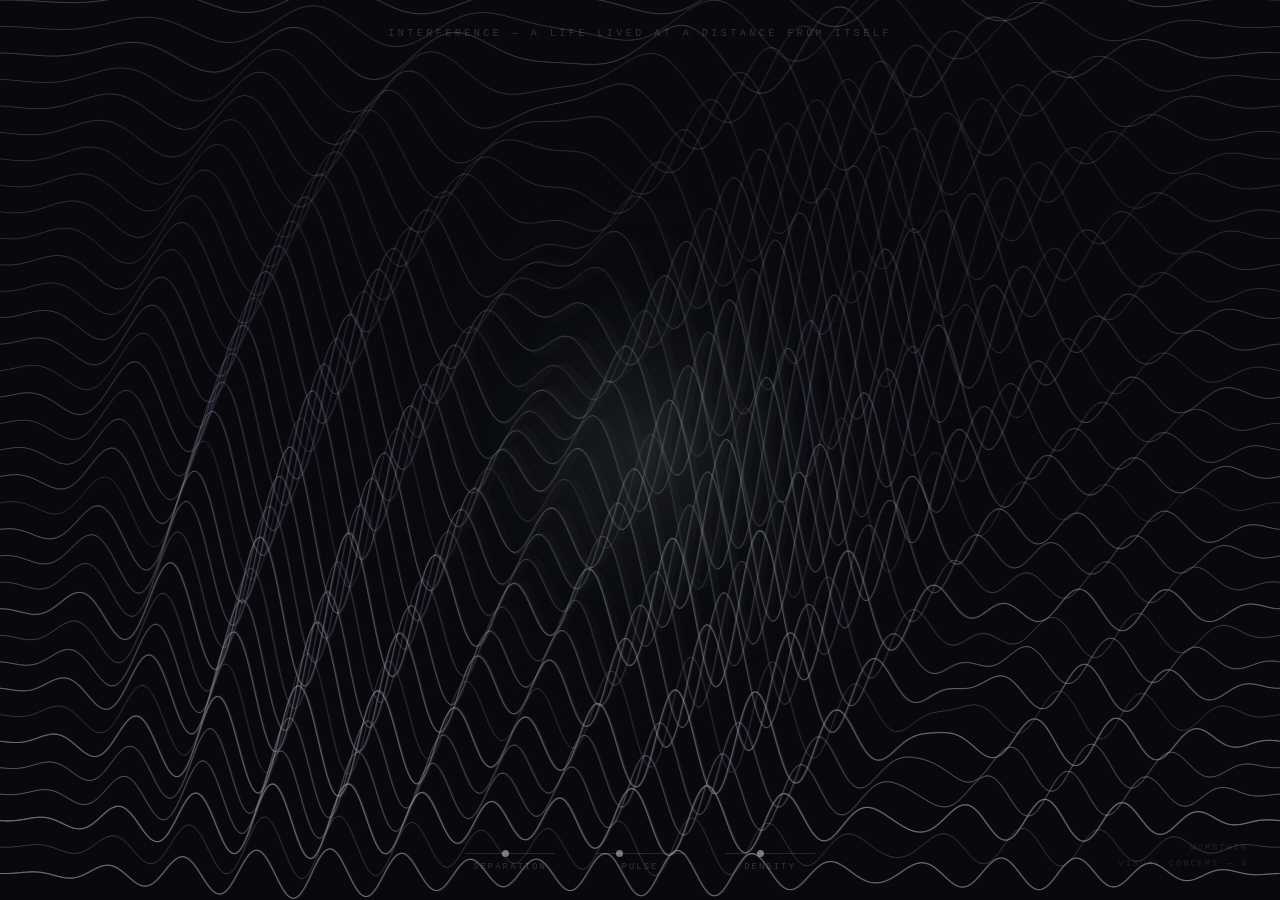
<file: artifacts/interference_concept.html>
<!DOCTYPE html>
<html>
<head>
<meta charset="UTF-8">
<style>
* { margin:0; padding:0; box-sizing:border-box; }
body { background: #080810; overflow: hidden; font-family: 'Courier New', monospace; }
canvas { display: block; }
#beat-label {
  position: absolute;
  top: 28px;
  left: 50%;
  transform: translateX(-50%);
  font-size: 10px;
  letter-spacing: 0.35em;
  color: rgba(255,255,255,0.22);
  text-transform: uppercase;
  transition: color 0.8s, opacity 0.8s;
  white-space: nowrap;
}
#controls {
  position: absolute;
  bottom: 28px;
  left: 50%;
  transform: translateX(-50%);
  display: flex;
  gap: 40px;
  align-items: flex-end;
}
.ctrl {
  display: flex;
  flex-direction: column;
  align-items: center;
  gap: 8px;
}
.ctrl-label {
  font-size: 9px;
  letter-spacing: 0.22em;
  color: rgba(255,255,255,0.18);
  text-transform: uppercase;
}
input[type=range] {
  -webkit-appearance: none;
  width: 90px;
  height: 1px;
  background: rgba(255,255,255,0.12);
  outline: none;
  cursor: pointer;
}
input[type=range]::-webkit-slider-thumb {
  -webkit-appearance: none;
  width: 7px;
  height: 7px;
  border-radius: 50%;
  background: rgba(255,255,255,0.45);
  cursor: pointer;
}
#corner-text {
  position: absolute;
  bottom: 28px;
  right: 32px;
  font-size: 9px;
  letter-spacing: 0.2em;
  color: rgba(255,255,255,0.1);
  text-transform: uppercase;
  line-height: 1.8;
  text-align: right;
}
</style>
</head>
<body>
<canvas id="c"></canvas>
<div id="beat-label">interference</div>
<div id="controls">
  <div class="ctrl">
    <input type="range" id="separation" min="0" max="100" value="45">
    <div class="ctrl-label">separation</div>
  </div>
  <div class="ctrl">
    <input type="range" id="pulse" min="5" max="95" value="28">
    <div class="ctrl-label">pulse</div>
  </div>
  <div class="ctrl">
    <input type="range" id="density" min="5" max="95" value="40">
    <div class="ctrl-label">density</div>
  </div>
</div>
<div id="corner-text">
  wombTwin<br>
  visual concept — 4
</div>

<script>
const canvas = document.getElementById('c');
const ctx = canvas.getContext('2d');

let W, H;
function resize() {
  W = canvas.width = window.innerWidth;
  H = canvas.height = window.innerHeight;
}
resize();
window.addEventListener('resize', resize);

let t = 0;
let separation = 0.45;
let pulseSpeed = 0.28;
let density = 0.4;

const sepSlider = document.getElementById('separation');
const pulseSlider = document.getElementById('pulse');
const densitySlider = document.getElementById('density');
const beatLabel = document.getElementById('beat-label');

sepSlider.addEventListener('input', e => { separation = e.target.value / 100; updateLabel(); });
pulseSlider.addEventListener('input', e => { pulseSpeed = e.target.value / 100; });
densitySlider.addEventListener('input', e => { density = e.target.value / 100; });

function updateLabel() {
  const s = separation;
  if (s < 0.08) {
    beatLabel.textContent = 'union — amniotic space — they were one';
    beatLabel.style.color = 'rgba(160,210,160,0.55)';
  } else if (s < 0.22) {
    beatLabel.textContent = 'euphoric reunion — a few seconds together again';
    beatLabel.style.color = 'rgba(200,195,140,0.55)';
  } else if (s < 0.42) {
    beatLabel.textContent = 'revelation — the body knows first';
    beatLabel.style.color = 'rgba(140,170,210,0.55)';
  } else if (s < 0.62) {
    beatLabel.textContent = 'interference — a life lived at a distance from itself';
    beatLabel.style.color = 'rgba(200,200,200,0.22)';
  } else if (s < 0.80) {
    beatLabel.textContent = 'grief — losing her a second time';
    beatLabel.style.color = 'rgba(190,120,120,0.55)';
  } else {
    beatLabel.textContent = 'reorientation — the same life, not the same person';
    beatLabel.style.color = 'rgba(180,160,200,0.45)';
  }
}

// Clear once, then trail
let firstFrame = true;

function draw() {
  if (firstFrame) {
    ctx.fillStyle = '#080810';
    ctx.fillRect(0, 0, W, H);
    firstFrame = false;
  }

  ctx.fillStyle = 'rgba(8,8,16,0.18)';
  ctx.fillRect(0, 0, W, H);

  const numWaves = Math.floor(12 + density * 55);
  const maxAmp = H * 0.22;

  for (let i = 0; i < numWaves; i++) {
    const norm = i / numWaves;
    const yBase = norm * H;

    // Wave A parameters
    const freqA = 1.8 + norm * 2.4;
    const ampA = maxAmp * (0.2 + 0.8 * Math.sin(norm * Math.PI));

    // Wave B — twin, phase shifted by separation
    const phaseOffset = separation * Math.PI * 5;
    const freqB = freqA * (1 + separation * 0.18);

    // Sample the interference at this row
    const sampleX = 0.5;
    const wA = Math.sin(sampleX * Math.PI * 8 * freqA + t * (0.6 + pulseSpeed * 2) + norm * Math.PI * 3);
    const wB = Math.sin(sampleX * Math.PI * 8 * freqB + t * (0.65 + pulseSpeed * 2) + norm * Math.PI * 3 + phaseOffset);
    const interfere = (wA + wB) * 0.5;
    const constructive = (Math.abs(interfere) + 0.3) / 1.3; // 0..1

    // Color palette based on separation state
    let r, g, b, baseAlpha;
    if (separation < 0.12) {
      // Union: aqueous, warm green-white
      r = 140 + constructive * 90;
      g = 200 + constructive * 50;
      b = 155 + constructive * 70;
      baseAlpha = 0.07 + constructive * 0.28;
    } else if (separation < 0.35) {
      // Revelation zone: blue-gold
      r = 130 + constructive * 110;
      g = 155 + constructive * 90;
      b = 195 + constructive * 55;
      baseAlpha = 0.06 + constructive * 0.22;
    } else if (separation < 0.65) {
      // Interference / wound: cold white
      r = 140 + constructive * 90;
      g = 150 + constructive * 85;
      b = 175 + constructive * 65;
      baseAlpha = 0.04 + constructive * 0.14;
    } else {
      // Grief: muted rose-violet
      r = 175 + constructive * 60;
      g = 110 + constructive * 60;
      b = 155 + constructive * 70;
      baseAlpha = 0.06 + constructive * 0.22;
    }

    ctx.beginPath();
    let started = false;
    const steps = Math.floor(W / 1.2);

    for (let xi = 0; xi <= steps; xi++) {
      const x = (xi / steps) * W;
      const xNorm = xi / steps;

      const envelope = Math.sin(xNorm * Math.PI); // fade edges
      const waveA = Math.sin(xNorm * Math.PI * 8 * freqA + t * (0.6 + pulseSpeed * 2) + norm * Math.PI * 3) *
                    Math.cos(xNorm * Math.PI * 1.5 + t * 0.2);
      const waveB = Math.sin(xNorm * Math.PI * 8 * freqB + t * (0.65 + pulseSpeed * 2) + norm * Math.PI * 3 + phaseOffset) *
                    Math.cos(xNorm * Math.PI * 1.5 + t * 0.2 + phaseOffset * 0.3);

      const combined = (waveA + waveB) * 0.5 * envelope;
      const y = yBase + combined * ampA;

      if (!started) { ctx.moveTo(x, y); started = true; }
      else ctx.lineTo(x, y);
    }

    ctx.strokeStyle = `rgba(${Math.round(r)},${Math.round(g)},${Math.round(b)},${baseAlpha})`;
    ctx.lineWidth = 0.7 + constructive * 0.5;
    ctx.stroke();
  }

  // Soft vertical glow where waves align most (center tends to be where constructive interference peaks)
  const glowX = W * (0.5 + Math.sin(t * 0.25) * 0.08);
  const glowGrad = ctx.createRadialGradient(glowX, H * 0.5, 0, glowX, H * 0.5, W * 0.25);
  const glowAlpha = (1 - separation) * 0.04;
  glowGrad.addColorStop(0, `rgba(200,230,200,${glowAlpha})`);
  glowGrad.addColorStop(1, 'transparent');
  ctx.fillStyle = glowGrad;
  ctx.fillRect(0, 0, W, H);

  t += 0.004 + pulseSpeed * 0.018;
  requestAnimationFrame(draw);
}

draw();
updateLabel();
</script>
</body>
</html>
</file>
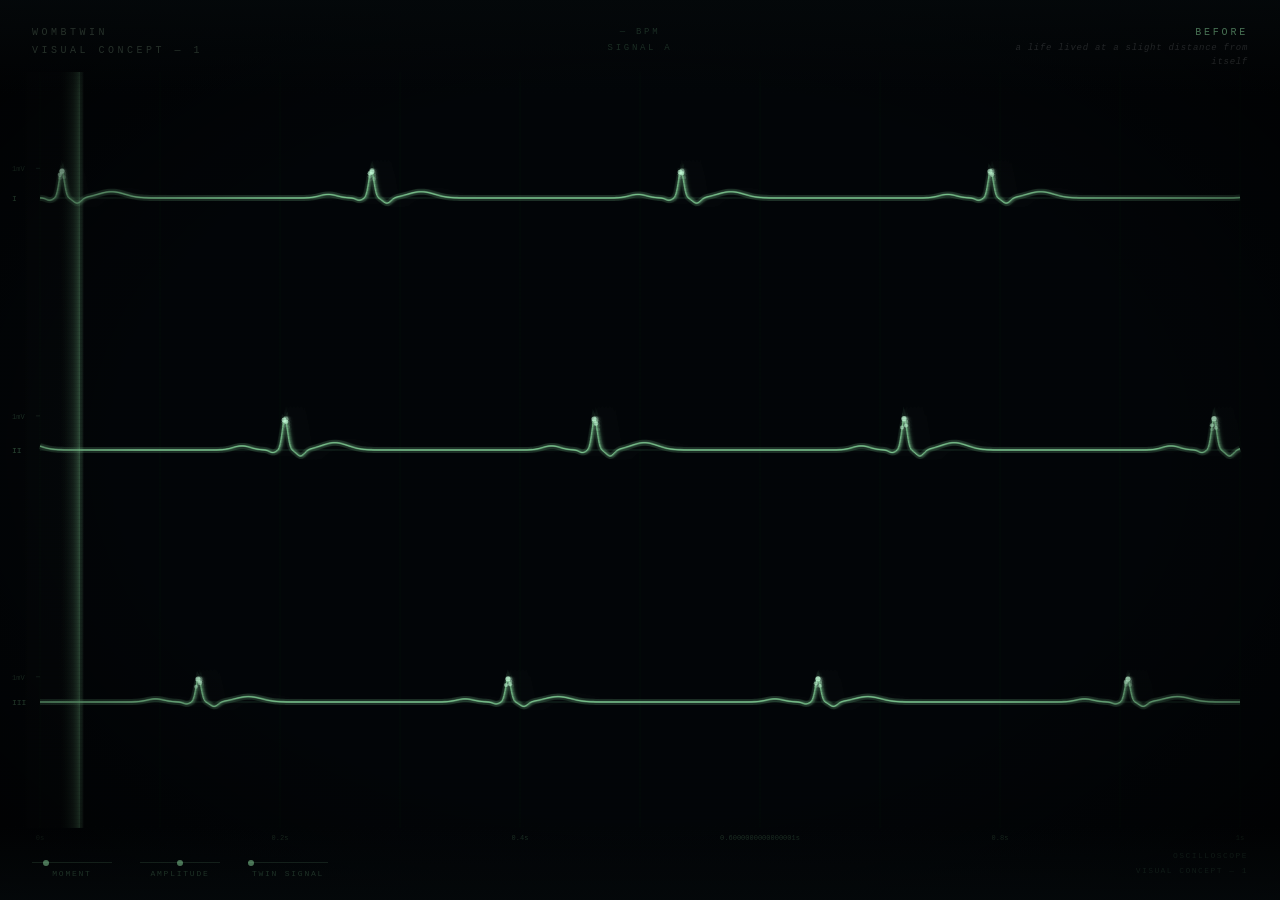
<file: artifacts/oscilloscope_concept.html>
<!DOCTYPE html>
<html>
<head>
<meta charset="UTF-8">
<style>
* { margin:0; padding:0; box-sizing:border-box; }
body { background: #04080a; overflow: hidden; font-family: 'Courier New', monospace; }
canvas { display: block; position: absolute; top:0; left:0; }
#ui { position: absolute; top:0; left:0; right:0; bottom:0; pointer-events: none; }

#top {
  position: absolute; top:0; left:0; right:0;
  padding: 24px 32px;
  display: flex; justify-content: space-between; align-items: flex-start;
  background: linear-gradient(to bottom, rgba(4,8,10,0.92) 0%, transparent 100%);
}
#title { font-size: 10px; letter-spacing: 0.35em; color: rgba(180,220,180,0.2); text-transform: uppercase; line-height: 1.8; }
#state-block { text-align: right; line-height: 1.7; }
#state-name { font-size: 10px; letter-spacing: 0.28em; color: rgba(140,220,160,0.5); text-transform: uppercase; transition: color 1s; }
#state-desc { font-size: 9px; letter-spacing: 0.08em; color: rgba(255,255,255,0.13); font-style: italic; max-width: 240px; text-align: right; line-height: 1.6; }

/* Phosphor scanline overlay */
#scanlines {
  position: absolute; top:0; left:0; right:0; bottom:0;
  background: repeating-linear-gradient(
    to bottom,
    transparent 0px,
    transparent 3px,
    rgba(0,0,0,0.07) 3px,
    rgba(0,0,0,0.07) 4px
  );
  pointer-events: none;
}

/* CRT vignette */
#vignette {
  position: absolute; top:0; left:0; right:0; bottom:0;
  background: radial-gradient(ellipse at center, transparent 55%, rgba(0,0,0,0.75) 100%);
  pointer-events: none;
}

#bottom {
  position: absolute; bottom:0; left:0; right:0;
  padding: 22px 32px;
  display: flex; justify-content: space-between; align-items: flex-end;
  background: linear-gradient(to top, rgba(4,8,10,0.92) 0%, transparent 100%);
  pointer-events: all;
}
.ctrl-row { display: flex; gap: 28px; align-items: flex-end; }
.ctrl { display: flex; flex-direction: column; align-items: center; gap: 6px; }
.ctrl-label { font-size: 8px; letter-spacing: 0.22em; color: rgba(140,220,160,0.2); text-transform: uppercase; }
input[type=range] {
  -webkit-appearance: none; width: 80px; height: 1px;
  background: rgba(140,220,160,0.12); outline: none; cursor: pointer;
}
input[type=range]::-webkit-slider-thumb {
  -webkit-appearance: none; width: 6px; height: 6px; border-radius: 50%;
  background: rgba(140,220,160,0.5); cursor: pointer;
}
#note { font-size: 8px; letter-spacing: 0.18em; color: rgba(140,220,160,0.1); text-transform: uppercase; text-align: right; line-height: 1.9; }

/* BPM readout */
#bpm-display {
  position: absolute; top: 24px; left: 50%; transform: translateX(-50%);
  font-size: 9px; letter-spacing: 0.3em; color: rgba(140,220,160,0.18);
  text-transform: uppercase; text-align: center; line-height: 1.8;
  transition: color 0.8s;
}
</style>
</head>
<body>
<canvas id="c"></canvas>
<div id="scanlines"></div>
<div id="vignette"></div>
<div id="ui">
  <div id="top">
    <div id="title">wombTwin<br>visual concept — 1</div>
    <div id="state-block">
      <div id="state-name">before</div>
      <div id="state-desc">a life lived at a slight distance from itself</div>
    </div>
  </div>
  <div id="bpm-display">
    <span id="bpm-val">— bpm</span><br>
    <span id="signal-label">signal a</span>
  </div>
  <div id="bottom">
    <div class="ctrl-row">
      <div class="ctrl">
        <input type="range" id="beat-ctrl" min="0" max="100" value="15">
        <div class="ctrl-label">moment</div>
      </div>
      <div class="ctrl">
        <input type="range" id="gain-ctrl" min="10" max="100" value="55">
        <div class="ctrl-label">amplitude</div>
      </div>
      <div class="ctrl">
        <input type="range" id="twin-ctrl" min="0" max="100" value="0">
        <div class="ctrl-label">twin signal</div>
      </div>
    </div>
    <div id="note">oscilloscope<br>visual concept — 1</div>
  </div>
</div>

<script>
const canvas = document.getElementById('c');
const ctx = canvas.getContext('2d');
let W, H;
function resize() { W = canvas.width = window.innerWidth; H = canvas.height = window.innerHeight; }
resize();
window.addEventListener('resize', resize);

let moment = 0.15;   // emotional position 0..1
let gain = 0.55;     // amplitude
let twinMix = 0.0;   // second signal presence
let t = 0;

document.getElementById('beat-ctrl').addEventListener('input', e => { moment = e.target.value / 100; updateState(); });
document.getElementById('gain-ctrl').addEventListener('input', e => { gain = e.target.value / 100; });
document.getElementById('twin-ctrl').addEventListener('input', e => {
  twinMix = e.target.value / 100;
  updateBPMLabel();
});

// Emotional states mapped to moment slider
const STATES = [
  { t: 0.00, end: 0.20, name: 'before', desc: 'a life lived at a slight distance from itself', bpm: 62, color: [140, 220, 160] },
  { t: 0.20, end: 0.38, name: 'revelation', desc: 'the body knows first — heart before mind', bpm: 95, color: [140, 180, 220] },
  { t: 0.38, end: 0.55, name: 'euphoric reunion', desc: 'for a few seconds, together again', bpm: 118, color: [160, 220, 140] },
  { t: 0.55, end: 0.72, name: 'grief', desc: 'losing her a second time', bpm: 48, color: [220, 130, 130] },
  { t: 0.72, end: 0.88, name: 'second revelation', desc: 'his whole life was already a mourning', bpm: 55, color: [160, 140, 220] },
  { t: 0.88, end: 1.01, name: 'reorientation', desc: 'lighter — starting the healing path', bpm: 70, color: [200, 190, 140] },
];

let currentState = STATES[0];

function getState(m) {
  return STATES.find(s => m >= s.t && m < s.end) || STATES[STATES.length - 1];
}

function updateState() {
  const s = getState(moment);
  if (s !== currentState) {
    currentState = s;
    const [r, g, b] = s.color;
    document.getElementById('state-name').textContent = s.name;
    document.getElementById('state-name').style.color = `rgba(${r},${g},${b},0.55)`;
    document.getElementById('state-desc').textContent = s.desc;
    updateBPMLabel();
  }
}

function updateBPMLabel() {
  const s = currentState;
  const bpmA = s.bpm;
  const bpmB = Math.round(bpmA * (1 + twinMix * 0.15));
  document.getElementById('bpm-val').textContent = twinMix > 0.05
    ? `${bpmA} · ${bpmB} bpm`
    : `${bpmA} bpm`;
  document.getElementById('signal-label').textContent = twinMix > 0.05
    ? 'signal a  ·  signal b'
    : 'signal a';
}

updateState();

// --- WAVEFORM GENERATION ---
// ECG-like heartbeat for a given BPM
function heartbeatSample(phase, bpm, character) {
  // phase 0..1 = one beat cycle
  // character: 0=calm, 1=intense
  const p = phase % 1;

  // P wave (small rise)
  const P = 0.08 * Math.exp(-Math.pow((p - 0.12) / 0.04, 2));
  // Q dip
  const Q = -0.05 * Math.exp(-Math.pow((p - 0.22) / 0.015, 2));
  // R spike (main)
  const R = (0.5 + character * 0.5) * Math.exp(-Math.pow((p - 0.26) / 0.012, 2));
  // S dip
  const S = -(0.1 + character * 0.1) * Math.exp(-Math.pow((p - 0.31) / 0.018, 2));
  // T wave (recovery)
  const T = (0.12 + character * 0.1) * Math.exp(-Math.pow((p - 0.42) / 0.06, 2));
  // baseline drift (grief = unstable)
  const drift = character > 0.7 ? 0.04 * Math.sin(phase * Math.PI * 2.3) : 0;

  return P + Q + R + S + T + drift;
}

// Trail buffer for phosphor persistence
const TRAIL_LEN = 3;
const trails = [];

function sampleWaveform(x, time, state, twinMix) {
  const bpm = state.bpm;
  const character = Math.min((bpm - 45) / 75, 1); // 0=slow/calm, 1=intense

  // Speed: how many beats visible on screen
  const beatsVisible = bpm / 15; // higher BPM = more beats visible
  const phase = (x / W) * beatsVisible + time * (bpm / 60) * 0.15;

  const sigA = heartbeatSample(phase, bpm, character);

  if (twinMix < 0.01) return sigA;

  // Twin signal: slightly different frequency, phase offset
  const bpmB = bpm * (1 + 0.12);
  const phaseB = phase * (bpmB / bpm) + twinMix * 0.8;
  const charB = character * (1 - twinMix * 0.2);
  const sigB = heartbeatSample(phaseB, bpmB, charB);

  // Interference between A and B
  const blend = twinMix;
  const interference = sigA * (1 - blend * 0.5) + sigB * blend * 0.5;
  return interference;
}

// Multi-channel display
const CHANNELS = [
  { label: 'I', yFrac: 0.22, scale: 1.0 },
  { label: 'II', yFrac: 0.50, scale: 1.15 },
  { label: 'III', yFrac: 0.78, scale: 0.85 },
];

let frame = 0;

function draw() {
  // Phosphor persistence — don't fully clear
  ctx.fillStyle = 'rgba(4,8,10,0.35)';
  ctx.fillRect(0, 0, W, H);

  const state = currentState;
  const [r, g, b] = state.color;
  const character = Math.min((state.bpm - 45) / 75, 1);

  // Channel labels (left margin)
  CHANNELS.forEach((ch, ci) => {
    const cy = H * ch.yFrac;
    // Channel axis line
    ctx.beginPath();
    ctx.moveTo(40, cy);
    ctx.lineTo(W - 40, cy);
    ctx.strokeStyle = `rgba(${r},${g},${b},0.05)`;
    ctx.lineWidth = 1;
    ctx.stroke();

    // Channel label
    ctx.fillStyle = `rgba(${r},${g},${b},0.18)`;
    ctx.font = '8px Courier New';
    ctx.textAlign = 'left';
    ctx.fillText(ch.label, 12, cy + 3);

    // Scale markers
    const tickH = H * 0.06 * ch.scale * gain;
    ctx.beginPath();
    ctx.moveTo(36, cy - tickH);
    ctx.lineTo(40, cy - tickH);
    ctx.strokeStyle = `rgba(${r},${g},${b},0.12)`;
    ctx.lineWidth = 0.5;
    ctx.stroke();
    ctx.fillStyle = `rgba(${r},${g},${b},0.1)`;
    ctx.font = '7px Courier New';
    ctx.fillText('1mV', 12, cy - tickH + 3);
  });

  // Time grid
  const gridDivs = 10;
  for (let i = 0; i <= gridDivs; i++) {
    const x = 40 + (i / gridDivs) * (W - 80);
    ctx.beginPath();
    ctx.moveTo(x, H * 0.08);
    ctx.lineTo(x, H * 0.92);
    ctx.strokeStyle = `rgba(${r},${g},${b},0.04)`;
    ctx.lineWidth = 0.5;
    ctx.stroke();
    if (i % 2 === 0) {
      ctx.fillStyle = `rgba(${r},${g},${b},0.1)`;
      ctx.font = '7px Courier New';
      ctx.textAlign = 'center';
      ctx.fillText(`${i * 0.1}s`, x, H * 0.92 + 12);
    }
  }

  // WAVEFORMS
  CHANNELS.forEach((ch, ci) => {
    const cy = H * ch.yFrac;
    const ampH = H * 0.09 * ch.scale * gain;
    const phaseOffset = ci * 0.18; // each channel slightly offset

    // Glow pass (wide, faint)
    ctx.beginPath();
    for (let px = 40; px <= W - 40; px += 2) {
      const xNorm = (px - 40) / (W - 80);
      const sample = sampleWaveform(px, t + phaseOffset * 10, state, twinMix);
      const py = cy - sample * ampH;
      if (px === 40) ctx.moveTo(px, py);
      else ctx.lineTo(px, py);
    }
    ctx.strokeStyle = `rgba(${r},${g},${b},0.08)`;
    ctx.lineWidth = 6;
    ctx.stroke();

    // Medium glow
    ctx.beginPath();
    for (let px = 40; px <= W - 40; px += 1.5) {
      const xNorm = (px - 40) / (W - 80);
      const sample = sampleWaveform(px, t + phaseOffset * 10, state, twinMix);
      const py = cy - sample * ampH;
      if (px === 40) ctx.moveTo(px, py);
      else ctx.lineTo(px, py);
    }
    ctx.strokeStyle = `rgba(${r},${g},${b},0.18)`;
    ctx.lineWidth = 2;
    ctx.stroke();

    // Core line (sharp)
    ctx.beginPath();
    for (let px = 40; px <= W - 40; px++) {
      const sample = sampleWaveform(px, t + phaseOffset * 10, state, twinMix);
      const py = cy - sample * ampH;
      if (px === 40) ctx.moveTo(px, py);
      else ctx.lineTo(px, py);
    }
    ctx.strokeStyle = `rgba(${r},${g},${b},0.75)`;
    ctx.lineWidth = 0.8;
    ctx.stroke();

    // Peaks — extra bright at R spike
    // Find and highlight the R spikes
    for (let px = 42; px < W - 42; px += 2) {
      const sample = sampleWaveform(px, t + phaseOffset * 10, state, twinMix);
      if (sample > 0.35 + character * 0.2) {
        const py = cy - sample * ampH;
        const intensity = Math.min((sample - 0.3) / 0.6, 1);
        ctx.beginPath();
        ctx.arc(px, py, 1.5 + intensity * 2, 0, Math.PI * 2);
        ctx.fillStyle = `rgba(${Math.min(r + 60, 255)},${Math.min(g + 60, 255)},${Math.min(b + 60, 255)},${0.4 + intensity * 0.5})`;
        ctx.fill();
      }
    }

    // If twin signal present — draw it as a ghost overlay
    if (twinMix > 0.05) {
      const bpmB = state.bpm * 1.12;
      ctx.beginPath();
      for (let px = 40; px <= W - 40; px += 2) {
        const phaseB = (px / W) * (bpmB / 15) + t * (bpmB / 60) * 0.15 + phaseOffset * 10 + twinMix * 0.8;
        const charB = character * (1 - twinMix * 0.2);
        const sample = heartbeatSample(phaseB, bpmB, charB);
        const py = cy - sample * ampH;
        if (px === 40) ctx.moveTo(px, py);
        else ctx.lineTo(px, py);
      }
      // Twin is a different color — slightly cooler
      const tR = Math.round(r * 0.6 + 60);
      const tG = Math.round(g * 0.6 + 80);
      const tB = Math.round(b * 0.8 + 60);
      ctx.strokeStyle = `rgba(${tR},${tG},${tB},${twinMix * 0.35})`;
      ctx.lineWidth = 0.6;
      ctx.setLineDash([3, 6]);
      ctx.stroke();
      ctx.setLineDash([]);
    }
  });

  // Scrolling time cursor
  const cursorX = 40 + ((t * 0.08 * (state.bpm / 60)) % 1) * (W - 80);
  const cGrad = ctx.createLinearGradient(cursorX - 20, 0, cursorX + 4, 0);
  cGrad.addColorStop(0, 'transparent');
  cGrad.addColorStop(1, `rgba(${r},${g},${b},0.12)`);
  ctx.fillStyle = cGrad;
  ctx.fillRect(cursorX - 20, H * 0.08, 24, H * 0.84);

  ctx.beginPath();
  ctx.moveTo(cursorX, H * 0.08);
  ctx.lineTo(cursorX, H * 0.92);
  ctx.strokeStyle = `rgba(${r},${g},${b},0.3)`;
  ctx.lineWidth = 1;
  ctx.stroke();

  // BPM ticker — flash on heartbeat
  const beatPhase = (t * (state.bpm / 60)) % 1;
  if (beatPhase < 0.08) {
    const flashAlpha = (1 - beatPhase / 0.08) * 0.6;
    document.getElementById('bpm-val').style.color = `rgba(${r},${g},${b},${flashAlpha + 0.18})`;
  } else {
    document.getElementById('bpm-val').style.color = `rgba(${r},${g},${b},0.18)`;
  }

  t += 0.012;
  frame++;
  requestAnimationFrame(draw);
}

draw();
</script>
</body>
</html>
</file>
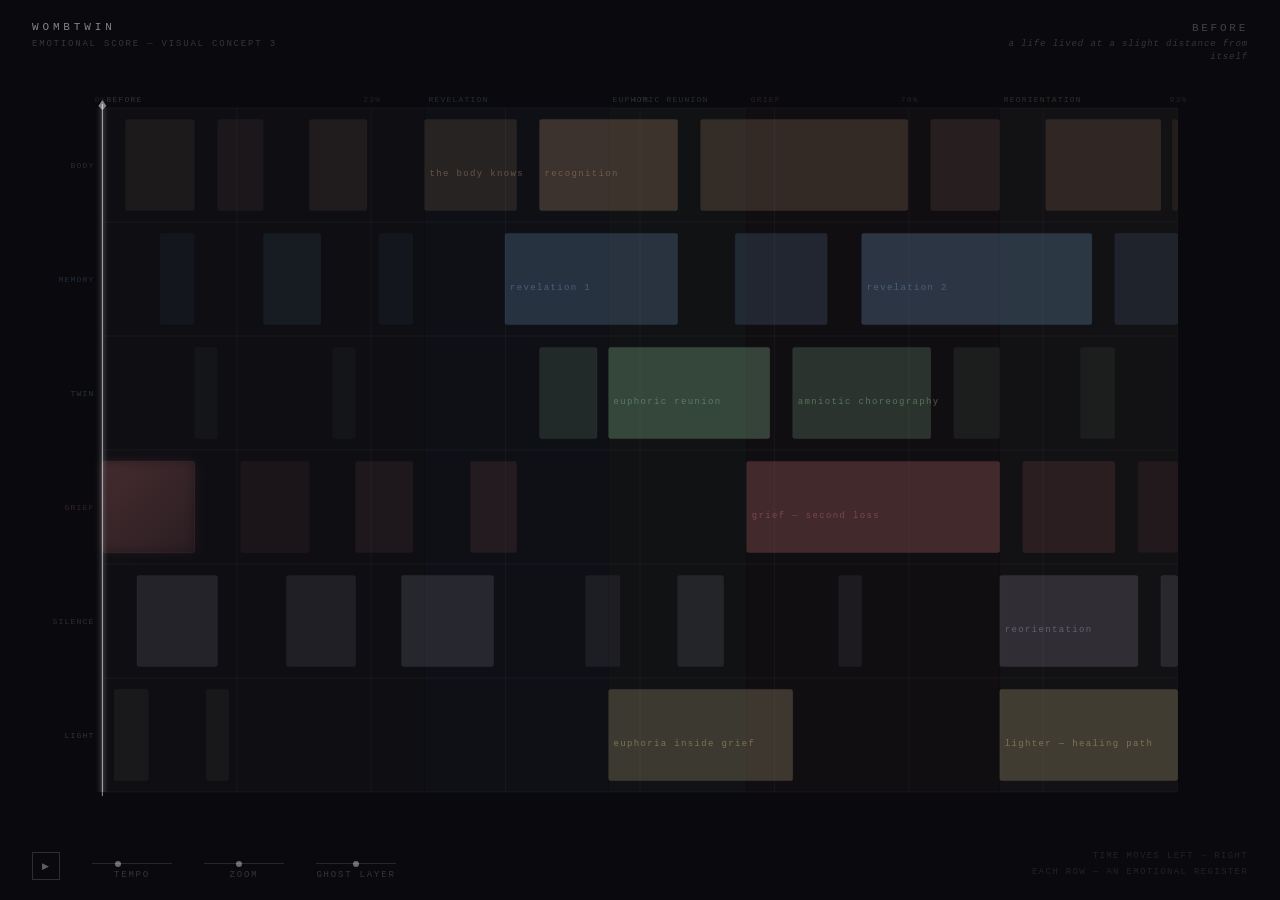
<file: artifacts/pianoroll_concept.html>
<!DOCTYPE html>
<html>
<head>
<meta charset="UTF-8">
<style>
* { margin:0; padding:0; box-sizing:border-box; }
body { background: #09090e; overflow: hidden; font-family: 'Courier New', monospace; color: rgba(255,255,255,0.6); }
canvas { display: block; position: absolute; top:0; left:0; }

#ui {
  position: absolute;
  top: 0; left: 0; right: 0; bottom: 0;
  pointer-events: none;
}

#top-bar {
  position: absolute;
  top: 0; left: 0; right: 0;
  padding: 20px 32px;
  display: flex;
  justify-content: space-between;
  align-items: flex-start;
  background: linear-gradient(to bottom, rgba(9,9,14,0.95) 0%, transparent 100%);
}

#title-block { line-height: 1.4; }
#title-main {
  font-size: 11px;
  letter-spacing: 0.35em;
  color: rgba(255,255,255,0.5);
  text-transform: uppercase;
}
#title-sub {
  font-size: 9px;
  letter-spacing: 0.2em;
  color: rgba(255,255,255,0.18);
  text-transform: uppercase;
  margin-top: 3px;
}

#playhead-label {
  text-align: right;
  line-height: 1.6;
}
#beat-name {
  font-size: 11px;
  letter-spacing: 0.25em;
  color: rgba(255,255,255,0.4);
  text-transform: uppercase;
  transition: color 0.6s;
}
#beat-desc {
  font-size: 9px;
  letter-spacing: 0.1em;
  color: rgba(255,255,255,0.18);
  font-style: italic;
  max-width: 280px;
  text-align: right;
  line-height: 1.5;
  transition: color 0.6s;
}

#bottom-bar {
  position: absolute;
  bottom: 0; left: 0; right: 0;
  padding: 20px 32px;
  display: flex;
  justify-content: space-between;
  align-items: flex-end;
  background: linear-gradient(to top, rgba(9,9,14,0.95) 0%, transparent 100%);
  pointer-events: all;
}

.ctrl-row {
  display: flex;
  gap: 32px;
  align-items: flex-end;
}
.ctrl {
  display: flex;
  flex-direction: column;
  align-items: center;
  gap: 6px;
}
.ctrl-label {
  font-size: 9px;
  letter-spacing: 0.2em;
  color: rgba(255,255,255,0.18);
  text-transform: uppercase;
}
input[type=range] {
  -webkit-appearance: none;
  width: 80px;
  height: 1px;
  background: rgba(255,255,255,0.12);
  outline: none;
  cursor: pointer;
}
input[type=range]::-webkit-slider-thumb {
  -webkit-appearance: none;
  width: 6px; height: 6px;
  border-radius: 50%;
  background: rgba(255,255,255,0.4);
  cursor: pointer;
}

#play-btn {
  width: 28px; height: 28px;
  border: 1px solid rgba(255,255,255,0.15);
  background: transparent;
  color: rgba(255,255,255,0.35);
  font-size: 9px;
  letter-spacing: 0.1em;
  cursor: pointer;
  display: flex; align-items: center; justify-content: center;
  transition: all 0.3s;
  pointer-events: all;
}
#play-btn:hover {
  border-color: rgba(255,255,255,0.35);
  color: rgba(255,255,255,0.7);
}

#corner-note {
  font-size: 9px;
  letter-spacing: 0.15em;
  color: rgba(255,255,255,0.1);
  text-transform: uppercase;
  line-height: 1.8;
  text-align: right;
}
</style>
</head>
<body>
<canvas id="c"></canvas>

<div id="ui">
  <div id="top-bar">
    <div id="title-block">
      <div id="title-main">wombTwin</div>
      <div id="title-sub">emotional score — visual concept 3</div>
    </div>
    <div id="playhead-label">
      <div id="beat-name">—</div>
      <div id="beat-desc"></div>
    </div>
  </div>

  <div id="bottom-bar">
    <div class="ctrl-row">
      <button id="play-btn">▶</button>
      <div class="ctrl">
        <input type="range" id="tempo" min="10" max="100" value="38">
        <div class="ctrl-label">tempo</div>
      </div>
      <div class="ctrl">
        <input type="range" id="zoom" min="20" max="100" value="55">
        <div class="ctrl-label">zoom</div>
      </div>
      <div class="ctrl">
        <input type="range" id="opacity-ctrl" min="20" max="100" value="60">
        <div class="ctrl-label">ghost layer</div>
      </div>
    </div>
    <div id="corner-note">
      time moves left → right<br>
      each row — an emotional register
    </div>
  </div>
</div>

<script>
const canvas = document.getElementById('c');
const ctx = canvas.getContext('2d');
let W, H;
function resize() {
  W = canvas.width = window.innerWidth;
  H = canvas.height = window.innerHeight;
}
resize();
window.addEventListener('resize', resize);

// --- SCORE DATA ---
// Each "track" is an emotional register (row)
// Notes: { start, duration, intensity, label? }
const TRACKS = [
  {
    name: 'body',
    color: [180, 140, 110],
    notes: [
      { start: 0.02, dur: 0.06, intensity: 0.3 },
      { start: 0.10, dur: 0.04, intensity: 0.25 },
      { start: 0.18, dur: 0.05, intensity: 0.35 },
      { start: 0.28, dur: 0.08, intensity: 0.5, label: 'the body knows' },
      { start: 0.38, dur: 0.12, intensity: 0.9, label: 'recognition' },
      { start: 0.52, dur: 0.18, intensity: 0.7 },
      { start: 0.72, dur: 0.06, intensity: 0.45 },
      { start: 0.82, dur: 0.10, intensity: 0.6 },
      { start: 0.93, dur: 0.05, intensity: 0.35 },
    ]
  },
  {
    name: 'memory',
    color: [110, 150, 190],
    notes: [
      { start: 0.05, dur: 0.03, intensity: 0.2 },
      { start: 0.14, dur: 0.05, intensity: 0.3 },
      { start: 0.24, dur: 0.03, intensity: 0.2 },
      { start: 0.35, dur: 0.15, intensity: 0.85, label: 'revelation 1' },
      { start: 0.55, dur: 0.08, intensity: 0.6 },
      { start: 0.66, dur: 0.20, intensity: 0.95, label: 'revelation 2' },
      { start: 0.88, dur: 0.08, intensity: 0.5 },
    ]
  },
  {
    name: 'twin',
    color: [140, 190, 150],
    notes: [
      // sparse until reunion, then the most active track
      { start: 0.08, dur: 0.02, intensity: 0.15 },
      { start: 0.20, dur: 0.02, intensity: 0.15 },
      { start: 0.38, dur: 0.05, intensity: 0.5 },
      { start: 0.44, dur: 0.14, intensity: 1.0, label: 'euphoric reunion' },
      { start: 0.60, dur: 0.12, intensity: 0.7, label: 'amniotic choreography' },
      { start: 0.74, dur: 0.04, intensity: 0.3 },
      { start: 0.85, dur: 0.03, intensity: 0.25 },
      { start: 0.94, dur: 0.04, intensity: 0.35 },
    ]
  },
  {
    name: 'grief',
    color: [190, 110, 110],
    notes: [
      { start: 0.0,  dur: 0.08, intensity: 0.2 },
      { start: 0.12, dur: 0.06, intensity: 0.25 },
      { start: 0.22, dur: 0.05, intensity: 0.3 },
      { start: 0.32, dur: 0.04, intensity: 0.4 },
      { start: 0.56, dur: 0.22, intensity: 0.95, label: 'grief — second loss' },
      { start: 0.80, dur: 0.08, intensity: 0.5 },
      { start: 0.90, dur: 0.05, intensity: 0.3 },
    ]
  },
  {
    name: 'silence',
    color: [160, 155, 175],
    notes: [
      { start: 0.03, dur: 0.07, intensity: 0.5 },
      { start: 0.16, dur: 0.06, intensity: 0.4 },
      { start: 0.26, dur: 0.08, intensity: 0.55 },
      { start: 0.42, dur: 0.03, intensity: 0.3 },
      { start: 0.50, dur: 0.04, intensity: 0.45 },
      { start: 0.64, dur: 0.02, intensity: 0.3 },
      { start: 0.78, dur: 0.12, intensity: 0.7, label: 'reorientation' },
      { start: 0.92, dur: 0.06, intensity: 0.55 },
    ]
  },
  {
    name: 'light',
    color: [200, 185, 140],
    notes: [
      { start: 0.01, dur: 0.03, intensity: 0.2 },
      { start: 0.09, dur: 0.02, intensity: 0.18 },
      { start: 0.44, dur: 0.16, intensity: 0.8, label: 'euphoria inside grief' },
      { start: 0.78, dur: 0.18, intensity: 0.85, label: 'lighter — healing path' },
      { start: 0.97, dur: 0.03, intensity: 0.6 },
    ]
  },
];

// Beat regions for playhead label
const BEAT_REGIONS = [
  { start: 0.00, end: 0.28, name: 'before', desc: 'a life lived at a slight distance from itself' },
  { start: 0.28, end: 0.44, name: 'revelation', desc: 'the body knows first — he had a twin' },
  { start: 0.44, end: 0.56, name: 'euphoric reunion', desc: 'for a few seconds, they are together again' },
  { start: 0.56, end: 0.78, name: 'grief', desc: 'losing her a second time — and understanding he always had' },
  { start: 0.78, end: 1.00, name: 'reorientation', desc: 'the same life — not the same person' },
];

const BEAT_COLORS = {
  'before': 'rgba(200,200,200,0.3)',
  'revelation': 'rgba(140,170,210,0.55)',
  'euphoric reunion': 'rgba(140,190,150,0.6)',
  'grief': 'rgba(190,110,110,0.55)',
  'reorientation': 'rgba(200,185,140,0.55)',
};

let playing = false;
let playPos = 0; // 0..1
let tempo = 0.38;
let zoom = 0.55;
let ghostOpacity = 0.6;
let scrollOffset = 0; // in score-space 0..1
let lastTime = null;

document.getElementById('play-btn').addEventListener('click', () => {
  playing = !playing;
  document.getElementById('play-btn').textContent = playing ? '■' : '▶';
  if (playing && playPos >= 0.98) playPos = 0;
});
document.getElementById('tempo').addEventListener('input', e => tempo = e.target.value / 100);
document.getElementById('zoom').addEventListener('input', e => zoom = e.target.value / 100);
document.getElementById('opacity-ctrl').addEventListener('input', e => ghostOpacity = e.target.value / 100);

// Click on canvas to scrub
canvas.addEventListener('click', e => {
  const scoreLeft = W * 0.08;
  const scoreRight = W * 0.92;
  if (e.clientX > scoreLeft && e.clientX < scoreRight) {
    const x = (e.clientX - scoreLeft) / (scoreRight - scoreLeft);
    // map x through scroll/zoom to score position
    playPos = scrollOffset + x / zoomScale();
    playPos = Math.max(0, Math.min(1, playPos));
  }
});

function zoomScale() { return 0.3 + zoom * 1.4; }

function getRegion(pos) {
  for (const r of BEAT_REGIONS) {
    if (pos >= r.start && pos < r.end) return r;
  }
  return BEAT_REGIONS[BEAT_REGIONS.length - 1];
}

let lastRegion = null;

function updateLabel(pos) {
  const r = getRegion(pos);
  if (r !== lastRegion) {
    lastRegion = r;
    const beatName = document.getElementById('beat-name');
    const beatDesc = document.getElementById('beat-desc');
    beatName.textContent = r.name;
    beatName.style.color = BEAT_COLORS[r.name] || 'rgba(255,255,255,0.35)';
    beatDesc.textContent = r.desc;
  }
}

function draw(ts) {
  if (lastTime === null) lastTime = ts;
  const dt = (ts - lastTime) / 1000;
  lastTime = ts;

  if (playing) {
    playPos += dt * tempo * 0.12;
    if (playPos > 1) { playPos = 0; }
    // auto-scroll
    const visibleWidth = 1 / zoomScale();
    if (playPos > scrollOffset + visibleWidth * 0.7) {
      scrollOffset = playPos - visibleWidth * 0.7;
    }
    if (playPos < scrollOffset + visibleWidth * 0.1) {
      scrollOffset = playPos - visibleWidth * 0.1;
    }
    scrollOffset = Math.max(0, Math.min(1 - visibleWidth, scrollOffset));
  }

  updateLabel(playPos);

  // Background
  ctx.fillStyle = '#09090e';
  ctx.fillRect(0, 0, W, H);

  const scoreLeft = W * 0.08;
  const scoreRight = W * 0.92;
  const scoreW = scoreRight - scoreLeft;
  const scoreTop = H * 0.12;
  const scoreBottom = H * 0.88;
  const scoreH = scoreBottom - scoreTop;

  const numTracks = TRACKS.length;
  const trackH = scoreH / numTracks;
  const visibleRange = 1 / zoomScale();

  // Score background — subtle grid
  for (let i = 0; i <= numTracks; i++) {
    const y = scoreTop + i * trackH;
    ctx.beginPath();
    ctx.moveTo(scoreLeft, y);
    ctx.lineTo(scoreRight, y);
    ctx.strokeStyle = 'rgba(255,255,255,0.04)';
    ctx.lineWidth = 1;
    ctx.stroke();
  }

  // Vertical grid lines (time markers)
  const numDivisions = Math.floor(8 * zoomScale());
  for (let i = 0; i <= numDivisions; i++) {
    const scoreX = i / numDivisions;
    const absX = scrollOffset + scoreX * visibleRange;
    if (absX < 0 || absX > 1) continue;
    const px = scoreLeft + scoreX * scoreW;
    ctx.beginPath();
    ctx.moveTo(px, scoreTop);
    ctx.lineTo(px, scoreBottom);
    ctx.strokeStyle = 'rgba(255,255,255,0.04)';
    ctx.lineWidth = 1;
    ctx.stroke();

    // Time label
    if (i % 2 === 0) {
      ctx.fillStyle = 'rgba(255,255,255,0.1)';
      ctx.font = '8px Courier New';
      ctx.fillText(Math.round(absX * 100) + '%', px - 8, scoreTop - 6);
    }
  }

  // Beat region bands (background tint)
  for (const r of BEAT_REGIONS) {
    const x0 = scoreLeft + ((r.start - scrollOffset) / visibleRange) * scoreW;
    const x1 = scoreLeft + ((r.end - scrollOffset) / visibleRange) * scoreW;
    const clampX0 = Math.max(scoreLeft, x0);
    const clampX1 = Math.min(scoreRight, x1);
    if (clampX1 <= clampX0) continue;

    const col = BEAT_COLORS[r.name] || 'rgba(255,255,255,0.02)';
    // extract rgba and make very faint
    ctx.fillStyle = col.replace(/[\d.]+\)$/, m => (parseFloat(m) * 0.08) + ')');
    ctx.fillRect(clampX0, scoreTop, clampX1 - clampX0, scoreH);

    // Region label at top
    if (x0 > scoreLeft - 60 && x0 < scoreRight) {
      ctx.fillStyle = col.replace(/[\d.]+\)$/, '0.22)');
      ctx.font = '8px Courier New';
      ctx.letterSpacing = '0.15em';
      ctx.fillText(r.name.toUpperCase(), Math.max(clampX0 + 4, scoreLeft + 2), scoreTop - 6);
    }
  }

  // Track labels (left)
  TRACKS.forEach((track, ti) => {
    const y = scoreTop + ti * trackH + trackH * 0.5;
    ctx.fillStyle = `rgba(${track.color[0]},${track.color[1]},${track.color[2]},0.25)`;
    ctx.font = '8px Courier New';
    ctx.textAlign = 'right';
    ctx.fillText(track.name.toUpperCase(), scoreLeft - 8, y + 3);
  });
  ctx.textAlign = 'left';

  // NOTES
  TRACKS.forEach((track, ti) => {
    const yTop = scoreTop + ti * trackH + trackH * 0.1;
    const noteH = trackH * 0.8;
    const [r, g, b] = track.color;

    track.notes.forEach(note => {
      const nx0 = scrollOffset === undefined ? note.start : note.start;
      const nx1 = note.start + note.dur;

      // Convert to screen x
      const px0 = scoreLeft + ((nx0 - scrollOffset) / visibleRange) * scoreW;
      const px1 = scoreLeft + ((nx1 - scrollOffset) / visibleRange) * scoreW;

      if (px1 < scoreLeft || px0 > scoreRight) return;

      const cpx0 = Math.max(scoreLeft, px0);
      const cpx1 = Math.min(scoreRight, px1);
      const noteW = cpx1 - cpx0;
      if (noteW < 0.5) return;

      const alpha = note.intensity * ghostOpacity;
      const isActive = playPos >= note.start && playPos < (note.start + note.dur);

      // Note body
      if (isActive) {
        // Active glow
        const grd = ctx.createLinearGradient(cpx0, yTop, cpx1, yTop + noteH);
        grd.addColorStop(0, `rgba(${r},${g},${b},${alpha * 1.4})`);
        grd.addColorStop(1, `rgba(${r},${g},${b},${alpha * 0.7})`);
        ctx.fillStyle = grd;
        // Outer glow
        ctx.shadowColor = `rgb(${r},${g},${b})`;
        ctx.shadowBlur = 12;
      } else {
        ctx.fillStyle = `rgba(${r},${g},${b},${alpha * 0.5})`;
        ctx.shadowBlur = 0;
      }

      const radius = 2;
      ctx.beginPath();
      ctx.roundRect(cpx0, yTop, noteW, noteH, radius);
      ctx.fill();
      ctx.shadowBlur = 0;

      // Note border
      ctx.strokeStyle = `rgba(${r},${g},${b},${isActive ? alpha : alpha * 0.35})`;
      ctx.lineWidth = isActive ? 1 : 0.5;
      ctx.beginPath();
      ctx.roundRect(cpx0, yTop, noteW, noteH, radius);
      ctx.stroke();

      // Note label
      if (note.label && noteW > 40) {
        ctx.fillStyle = `rgba(${r},${g},${b},${isActive ? 0.9 : 0.45})`;
        ctx.font = `${isActive ? 'italic ' : ''}9px Courier New`;
        ctx.fillText(note.label, cpx0 + 5, yTop + noteH * 0.62);
      }
    });
  });

  // Playhead
  const phX = scoreLeft + ((playPos - scrollOffset) / visibleRange) * scoreW;
  if (phX >= scoreLeft && phX <= scoreRight) {
    // Glow
    const phGrad = ctx.createLinearGradient(phX - 8, 0, phX + 8, 0);
    phGrad.addColorStop(0, 'transparent');
    phGrad.addColorStop(0.5, 'rgba(255,255,255,0.18)');
    phGrad.addColorStop(1, 'transparent');
    ctx.fillStyle = phGrad;
    ctx.fillRect(phX - 8, scoreTop, 16, scoreH);

    ctx.beginPath();
    ctx.moveTo(phX, scoreTop - 4);
    ctx.lineTo(phX, scoreBottom + 4);
    ctx.strokeStyle = 'rgba(255,255,255,0.55)';
    ctx.lineWidth = 1;
    ctx.stroke();

    // Playhead diamond
    ctx.beginPath();
    ctx.moveTo(phX, scoreTop - 8);
    ctx.lineTo(phX + 4, scoreTop - 2);
    ctx.lineTo(phX, scoreTop + 2);
    ctx.lineTo(phX - 4, scoreTop - 2);
    ctx.closePath();
    ctx.fillStyle = 'rgba(255,255,255,0.5)';
    ctx.fill();
  }

  requestAnimationFrame(draw);
}

requestAnimationFrame(draw);
</script>
</body>
</html>
</file>
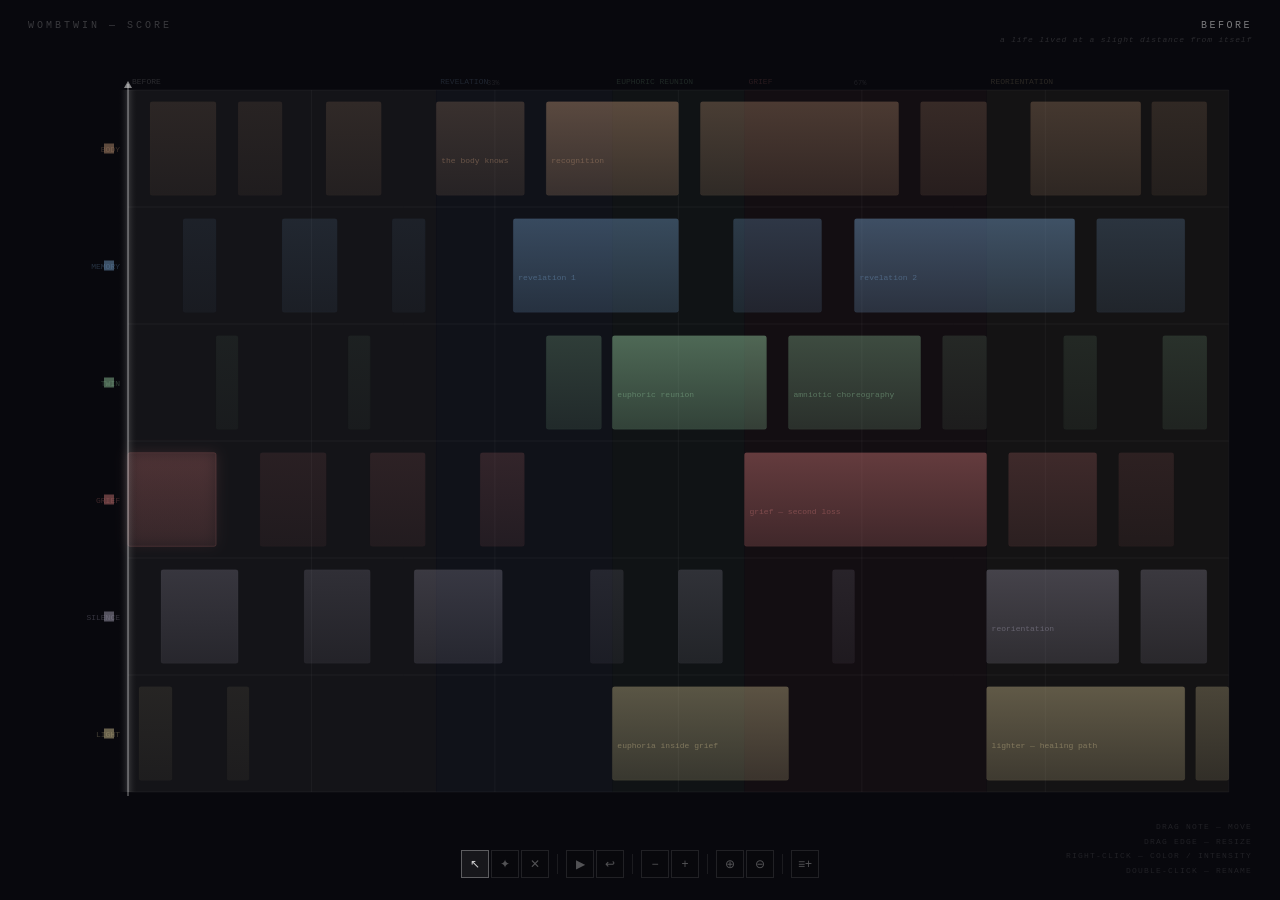
<file: artifacts/pianoroll_workbench.html>
<!DOCTYPE html>
<html>
<head>
<meta charset="UTF-8">
<style>
* { margin:0; padding:0; box-sizing:border-box; }
body { background:#08080d; overflow:hidden; font-family:'Courier New',monospace; user-select:none; }
canvas { display:block; cursor:crosshair; }

#hud {
  position:absolute; top:0; left:0; right:0; bottom:0;
  pointer-events:none;
}

#top {
  position:absolute; top:20px; left:0; right:0;
  display:flex; justify-content:space-between; align-items:flex-start;
  padding:0 28px;
}
#title { font-size:10px; letter-spacing:0.3em; color:rgba(255,255,255,0.2); text-transform:uppercase; }
#beat-info { text-align:right; }
#beat-name { font-size:10px; letter-spacing:0.25em; color:rgba(255,255,255,0.3); text-transform:uppercase; transition:color 0.5s; }
#beat-sub  { font-size:8px; letter-spacing:0.1em; color:rgba(255,255,255,0.14); font-style:italic; margin-top:3px; max-width:260px; line-height:1.5; }

#toolbar {
  position:absolute; bottom:22px; left:50%; transform:translateX(-50%);
  display:flex; gap:2px; align-items:center;
  pointer-events:all;
}
.tool-btn {
  width:28px; height:28px;
  border:1px solid rgba(255,255,255,0.1);
  background:rgba(8,8,13,0.9);
  color:rgba(255,255,255,0.3);
  font-size:12px; cursor:pointer;
  display:flex; align-items:center; justify-content:center;
  transition:all 0.2s;
}
.tool-btn:hover, .tool-btn.active {
  border-color:rgba(255,255,255,0.3);
  color:rgba(255,255,255,0.8);
  background:rgba(255,255,255,0.06);
}
.tool-sep { width:1px; height:20px; background:rgba(255,255,255,0.08); margin:0 6px; }

#hint {
  position:absolute; bottom:22px; right:28px;
  font-size:8px; letter-spacing:0.15em; color:rgba(255,255,255,0.1);
  text-transform:uppercase; line-height:1.8; text-align:right;
}

/* Color picker popup */
#colorpicker {
  position:absolute; display:none;
  background:rgba(12,12,18,0.97);
  border:1px solid rgba(255,255,255,0.1);
  padding:12px; gap:6px;
  flex-wrap:wrap; width:120px;
  pointer-events:all;
}
#colorpicker.show { display:flex; }
.cpick-swatch {
  width:20px; height:20px; cursor:pointer;
  border:1px solid rgba(255,255,255,0.0);
  transition:transform 0.15s, border-color 0.15s;
}
.cpick-swatch:hover { transform:scale(1.2); border-color:rgba(255,255,255,0.4); }

/* Intensity popup */
#intensity-popup {
  position:absolute; display:none;
  background:rgba(12,12,18,0.97);
  border:1px solid rgba(255,255,255,0.1);
  padding:10px 14px; pointer-events:all;
  flex-direction:column; gap:5px;
}
#intensity-popup.show { display:flex; }
#intensity-popup label { font-size:8px; letter-spacing:0.2em; color:rgba(255,255,255,0.3); text-transform:uppercase; }
#intensity-slider {
  -webkit-appearance:none; width:100px; height:1px;
  background:rgba(255,255,255,0.15); outline:none; cursor:pointer;
}
#intensity-slider::-webkit-slider-thumb {
  -webkit-appearance:none; width:7px; height:7px;
  border-radius:50%; background:rgba(255,255,255,0.5); cursor:pointer;
}
</style>
</head>
<body>
<canvas id="c"></canvas>

<div id="hud">
  <div id="top">
    <div id="title">wombTwin — score</div>
    <div id="beat-info">
      <div id="beat-name">—</div>
      <div id="beat-sub"></div>
    </div>
  </div>

  <div id="toolbar">
    <button class="tool-btn active" id="tool-select" title="Select / Move (V)">↖</button>
    <button class="tool-btn" id="tool-draw" title="Draw note (D)">✦</button>
    <button class="tool-btn" id="tool-erase" title="Erase (E)">✕</button>
    <div class="tool-sep"></div>
    <button class="tool-btn" id="btn-play" title="Play/Pause (Space)">▶</button>
    <button class="tool-btn" id="btn-rewind" title="Rewind">↩</button>
    <div class="tool-sep"></div>
    <button class="tool-btn" id="btn-slower" title="Slower">−</button>
    <button class="tool-btn" id="btn-faster" title="Faster">+</button>
    <div class="tool-sep"></div>
    <button class="tool-btn" id="btn-zoomin" title="Zoom in">⊕</button>
    <button class="tool-btn" id="btn-zoomout" title="Zoom out">⊖</button>
    <div class="tool-sep"></div>
    <button class="tool-btn" id="btn-addtrack" title="Add track">≡+</button>
  </div>

  <div id="hint">
    drag note — move<br>
    drag edge — resize<br>
    right-click — color / intensity<br>
    double-click — rename
  </div>
</div>

<div id="colorpicker"></div>
<div id="intensity-popup">
  <label>intensity</label>
  <input type="range" id="intensity-slider" min="5" max="100" value="70">
</div>

<script>
const canvas = document.getElementById('c');
const ctx = canvas.getContext('2d');
let W, H;

function resize() {
  W = canvas.width = window.innerWidth;
  H = canvas.height = window.innerHeight;
  computeLayout();
}

// ── Layout ──────────────────────────────────────────
let SL, SR, ST, SB, SW, SH; // score rect
function computeLayout() {
  SL = W * 0.10;
  SR = W * 0.96;
  ST = H * 0.10;
  SB = H * 0.88;
  SW = SR - SL;
  SH = SB - ST;
}

// ── State ────────────────────────────────────────────
const PALETTE = [
  [180,140,110],[110,150,190],[140,190,150],
  [190,110,110],[160,155,175],[200,185,140],
  [150,170,200],[190,160,120],[130,180,160],
  [210,140,140],[140,160,200],[170,195,140],
  [200,155,155],[155,200,175],[175,155,200],
];

let tracks = [
  { name:'body',     color:[180,140,110], notes:[] },
  { name:'memory',   color:[110,150,190], notes:[] },
  { name:'twin',     color:[140,190,150], notes:[] },
  { name:'grief',    color:[190,110,110], notes:[] },
  { name:'silence',  color:[160,155,175], notes:[] },
  { name:'light',    color:[200,185,140], notes:[] },
];

// Populate default notes (0..1 normalized time)
const DEFAULT_NOTES = [
  // body
  [0,[0.02,0.06,0.3],[0.10,0.04,0.25],[0.18,0.05,0.35],[0.28,0.08,0.5,'the body knows'],[0.38,0.12,0.9,'recognition'],[0.52,0.18,0.7],[0.72,0.06,0.45],[0.82,0.10,0.6],[0.93,0.05,0.35]],
  // memory
  [1,[0.05,0.03,0.2],[0.14,0.05,0.3],[0.24,0.03,0.2],[0.35,0.15,0.85,'revelation 1'],[0.55,0.08,0.6],[0.66,0.20,0.95,'revelation 2'],[0.88,0.08,0.5]],
  // twin
  [2,[0.08,0.02,0.15],[0.20,0.02,0.15],[0.38,0.05,0.5],[0.44,0.14,1.0,'euphoric reunion'],[0.60,0.12,0.7,'amniotic choreography'],[0.74,0.04,0.3],[0.85,0.03,0.25],[0.94,0.04,0.35]],
  // grief
  [3,[0.00,0.08,0.2],[0.12,0.06,0.25],[0.22,0.05,0.3],[0.32,0.04,0.4],[0.56,0.22,0.95,'grief — second loss'],[0.80,0.08,0.5],[0.90,0.05,0.3]],
  // silence
  [4,[0.03,0.07,0.5],[0.16,0.06,0.4],[0.26,0.08,0.55],[0.42,0.03,0.3],[0.50,0.04,0.45],[0.64,0.02,0.3],[0.78,0.12,0.7,'reorientation'],[0.92,0.06,0.55]],
  // light
  [5,[0.01,0.03,0.2],[0.09,0.02,0.18],[0.44,0.16,0.8,'euphoria inside grief'],[0.78,0.18,0.85,'lighter — healing path'],[0.97,0.03,0.6]],
];
DEFAULT_NOTES.forEach(([ti,...notes]) => {
  notes.forEach(n => {
    tracks[ti].notes.push({ start:n[0], dur:n[1], intensity:n[2], label:n[3]||null, id:Math.random() });
  });
});

const BEAT_REGIONS = [
  { start:0.00, end:0.28, name:'before',           desc:'a life lived at a slight distance from itself' },
  { start:0.28, end:0.44, name:'revelation',        desc:'the body knows first — he had a twin' },
  { start:0.44, end:0.56, name:'euphoric reunion',  desc:'for a few seconds, they are together again' },
  { start:0.56, end:0.78, name:'grief',             desc:'losing her a second time — and understanding he always had' },
  { start:0.78, end:1.00, name:'reorientation',     desc:'the same life — not the same person' },
];
const BEAT_COLORS = {
  'before':'rgba(200,200,200,0.28)','revelation':'rgba(140,170,210,0.52)',
  'euphoric reunion':'rgba(140,190,150,0.58)','grief':'rgba(190,110,110,0.52)',
  'reorientation':'rgba(200,185,140,0.52)'
};

let playing = false;
let playPos  = 0;
let tempo    = 0.045;
let zoom     = 1.0;   // 1 = full view, >1 = zoomed in
let scrollX  = 0;     // offset in score-space
let lastTs   = null;

// Interaction
let activeTool = 'select'; // select | draw | erase
let drag = null; // { type:'move'|'resize-left'|'resize-right'|'playhead', trackIdx, noteId, startX, startPos, startDur, origStart }
let hoveredNote = null;
let contextTarget = null; // { trackIdx, noteId } for popups

// ── Helpers ──────────────────────────────────────────
function visibleRange() { return 1 / zoom; }

function scoreXtoPos(sx) {
  return scrollX + ((sx - SL) / SW) * visibleRange();
}
function posToScreenX(pos) {
  return SL + ((pos - scrollX) / visibleRange()) * SW;
}
function trackIdxFromY(sy) {
  const th = SH / tracks.length;
  const idx = Math.floor((sy - ST) / th);
  return idx >= 0 && idx < tracks.length ? idx : -1;
}
function noteScreenRect(trackIdx, note) {
  const th = SH / tracks.length;
  const yTop = ST + trackIdx * th + th * 0.1;
  const noteH = th * 0.8;
  const x0 = posToScreenX(note.start);
  const x1 = posToScreenX(note.start + note.dur);
  return { x: x0, y: yTop, w: x1 - x0, h: noteH };
}
function findNote(mx, my) {
  for (let ti = tracks.length - 1; ti >= 0; ti--) {
    for (const note of tracks[ti].notes) {
      const r = noteScreenRect(ti, note);
      if (mx >= r.x && mx <= r.x + r.w && my >= r.y && my <= r.y + r.h) {
        return { trackIdx:ti, note };
      }
    }
  }
  return null;
}
function findNoteById(trackIdx, id) {
  return tracks[trackIdx].notes.find(n => n.id === id);
}

// Edge detection: within 6px of left or right edge
function edgeHit(mx, r) {
  if (Math.abs(mx - r.x) < 7) return 'resize-left';
  if (Math.abs(mx - (r.x + r.w)) < 7) return 'resize-right';
  return 'move';
}

// ── Cursor ───────────────────────────────────────────
function updateCursor(mx, my) {
  if (activeTool === 'erase') { canvas.style.cursor = 'not-allowed'; return; }
  if (activeTool === 'draw')  { canvas.style.cursor = 'crosshair'; return; }
  // select tool
  const hit = findNote(mx, my);
  if (!hit) { canvas.style.cursor = 'default'; return; }
  const r = noteScreenRect(hit.trackIdx, hit.note);
  const edge = edgeHit(mx, r);
  if (edge === 'resize-left' || edge === 'resize-right') canvas.style.cursor = 'ew-resize';
  else canvas.style.cursor = 'grab';
}

// ── Playhead region label ─────────────────────────────
let lastRegion = null;
function updateBeatLabel(pos) {
  const r = BEAT_REGIONS.find(r => pos >= r.start && pos < r.end) || BEAT_REGIONS[BEAT_REGIONS.length-1];
  if (r === lastRegion) return;
  lastRegion = r;
  document.getElementById('beat-name').textContent = r.name;
  document.getElementById('beat-name').style.color = BEAT_COLORS[r.name]?.replace(/[\d.]+\)$/,'0.6)') || 'rgba(255,255,255,0.3)';
  document.getElementById('beat-sub').textContent = r.desc;
}

// ── Draw ─────────────────────────────────────────────
function draw(ts) {
  if (lastTs === null) lastTs = ts;
  const dt = (ts - lastTs) / 1000;
  lastTs = ts;

  if (playing) {
    playPos += dt * tempo;
    if (playPos > 1) playPos = 0;
    const vr = visibleRange();
    if (playPos > scrollX + vr * 0.72) scrollX = playPos - vr * 0.72;
    if (playPos < scrollX + vr * 0.08) scrollX = playPos - vr * 0.08;
    scrollX = Math.max(0, Math.min(1 - vr, scrollX));
  }

  updateBeatLabel(playPos);

  ctx.fillStyle = '#08080d';
  ctx.fillRect(0, 0, W, H);

  const numT = tracks.length;
  const th = SH / numT;
  const vr = visibleRange();

  // Beat region tints
  for (const r of BEAT_REGIONS) {
    const x0 = posToScreenX(r.start);
    const x1 = posToScreenX(r.end);
    const cx0 = Math.max(SL, x0), cx1 = Math.min(SR, x1);
    if (cx1 <= cx0) continue;
    const col = BEAT_COLORS[r.name] || 'rgba(255,255,255,0.02)';
    ctx.fillStyle = col.replace(/[\d.]+\)$/,'0.06)');
    ctx.fillRect(cx0, ST, cx1-cx0, SH);
    if (x0 > SL-80 && x0 < SR) {
      ctx.fillStyle = col.replace(/[\d.]+\)$/,'0.18)');
      ctx.font = '8px Courier New';
      ctx.fillText(r.name.toUpperCase(), Math.max(cx0+4,SL+2), ST-6);
    }
  }

  // Grid lines
  const divs = Math.max(4, Math.floor(6 * zoom));
  for (let i = 0; i <= divs; i++) {
    const pos = scrollX + (i/divs) * vr;
    const px = posToScreenX(pos);
    ctx.beginPath(); ctx.moveTo(px, ST); ctx.lineTo(px, SB);
    ctx.strokeStyle = 'rgba(255,255,255,0.04)'; ctx.lineWidth = 1; ctx.stroke();
    if (i % 2 === 0 && px > SL && px < SR) {
      ctx.fillStyle = 'rgba(255,255,255,0.09)';
      ctx.font = '7px Courier New';
      ctx.fillText(Math.round(pos*100)+'%', px-8, ST-5);
    }
  }
  for (let i = 0; i <= numT; i++) {
    const y = ST + i*th;
    ctx.beginPath(); ctx.moveTo(SL,y); ctx.lineTo(SR,y);
    ctx.strokeStyle = 'rgba(255,255,255,0.04)'; ctx.lineWidth=1; ctx.stroke();
  }

  // Track labels
  ctx.textAlign = 'right';
  tracks.forEach((t,ti) => {
    const y = ST + ti*th + th*0.5;
    ctx.fillStyle = `rgba(${t.color[0]},${t.color[1]},${t.color[2]},0.3)`;
    ctx.font = '8px Courier New';
    ctx.fillText(t.name.toUpperCase(), SL-8, y+3);
    // Color swatch
    ctx.fillStyle = `rgba(${t.color[0]},${t.color[1]},${t.color[2]},0.5)`;
    ctx.fillRect(SL-24, y-5, 10, 10);
  });
  ctx.textAlign = 'left';

  // Notes
  tracks.forEach((t,ti) => {
    const [r,g,b] = t.color;
    t.notes.forEach(note => {
      const rect = noteScreenRect(ti, note);
      if (rect.x + rect.w < SL || rect.x > SR) return;
      const cx0 = Math.max(SL, rect.x);
      const cx1 = Math.min(SR, rect.x+rect.w);
      const nw = cx1-cx0; if (nw < 0.5) return;

      const isActive = playPos >= note.start && playPos < (note.start+note.dur);
      const isHovered = hoveredNote && hoveredNote.note.id === note.id;
      const alpha = note.intensity * (isActive ? 0.95 : isHovered ? 0.7 : 0.5);

      // glow
      if (isActive || isHovered) {
        ctx.shadowColor = `rgb(${r},${g},${b})`;
        ctx.shadowBlur = isActive ? 14 : 7;
      } else {
        ctx.shadowBlur = 0;
      }

      // body gradient
      const grad = ctx.createLinearGradient(cx0, rect.y, cx0, rect.y+rect.h);
      grad.addColorStop(0, `rgba(${r},${g},${b},${alpha})`);
      grad.addColorStop(1, `rgba(${r},${g},${b},${alpha*0.55})`);
      ctx.fillStyle = grad;
      ctx.beginPath(); ctx.roundRect(cx0, rect.y, nw, rect.h, 2); ctx.fill();
      ctx.shadowBlur = 0;

      // border
      ctx.strokeStyle = `rgba(${r},${g},${b},${isActive||isHovered ? alpha*1.1 : alpha*0.4})`;
      ctx.lineWidth = isActive ? 1 : 0.5;
      ctx.beginPath(); ctx.roundRect(cx0, rect.y, nw, rect.h, 2); ctx.stroke();

      // resize handles (on hover)
      if (isHovered && nw > 12) {
        ctx.fillStyle = `rgba(${r},${g},${b},0.6)`;
        ctx.fillRect(cx0, rect.y, 3, rect.h);
        ctx.fillRect(cx1-3, rect.y, 3, rect.h);
      }

      // label
      if (note.label && nw > 36) {
        ctx.fillStyle = `rgba(${r},${g},${b},${isActive ? 0.95 : 0.45})`;
        ctx.font = `${isActive?'italic ':' '}8px Courier New`;
        ctx.fillText(note.label, cx0+5, rect.y+rect.h*0.65);
      }
    });
  });

  // Playhead
  const phX = posToScreenX(playPos);
  if (phX >= SL && phX <= SR) {
    const grd = ctx.createLinearGradient(phX-10,0,phX+10,0);
    grd.addColorStop(0,'transparent');
    grd.addColorStop(0.5,'rgba(255,255,255,0.14)');
    grd.addColorStop(1,'transparent');
    ctx.fillStyle = grd; ctx.fillRect(phX-10,ST,20,SH);
    ctx.beginPath(); ctx.moveTo(phX,ST-6); ctx.lineTo(phX,SB+4);
    ctx.strokeStyle='rgba(255,255,255,0.5)'; ctx.lineWidth=1; ctx.stroke();
    ctx.beginPath(); ctx.moveTo(phX,ST-9); ctx.lineTo(phX+4,ST-2); ctx.lineTo(phX-4,ST-2); ctx.closePath();
    ctx.fillStyle='rgba(255,255,255,0.5)'; ctx.fill();
  }

  requestAnimationFrame(draw);
}

// ── Mouse Interaction ────────────────────────────────
canvas.addEventListener('mousemove', e => {
  const mx = e.clientX, my = e.clientY;

  if (drag) {
    const dx = mx - drag.startX;
    const dPos = (dx / SW) * visibleRange();

    if (drag.type === 'playhead') {
      playPos = Math.max(0, Math.min(1, scoreXtoPos(mx)));
      return;
    }

    const note = findNoteById(drag.trackIdx, drag.noteId);
    if (!note) return;

    if (drag.type === 'move') {
      const ti = trackIdxFromY(my);
      if (ti >= 0) drag.trackIdx = ti; // allow dragging to other tracks
      note.start = Math.max(0, Math.min(1 - note.dur, drag.origStart + dPos));
      // Move to different track
      const sourceTrack = tracks.find(t => t.notes.some(n => n.id === note.id));
      const destTrack = tracks[drag.trackIdx];
      if (sourceTrack && destTrack && sourceTrack !== destTrack) {
        sourceTrack.notes = sourceTrack.notes.filter(n => n.id !== note.id);
        destTrack.notes.push(note);
      }
    } else if (drag.type === 'resize-right') {
      note.dur = Math.max(0.01, drag.origDur + dPos);
    } else if (drag.type === 'resize-left') {
      const newStart = Math.max(0, drag.origStart + dPos);
      const newDur = drag.origDur - (newStart - drag.origStart);
      if (newDur > 0.01) { note.start = newStart; note.dur = newDur; }
    }
    return;
  }

  // Hover
  if (my >= ST && my <= SB && mx >= SL && mx <= SR) {
    hoveredNote = findNote(mx, my);
  } else {
    hoveredNote = null;
  }
  updateCursor(mx, my);
});

canvas.addEventListener('mousedown', e => {
  const mx = e.clientX, my = e.clientY;
  if (e.button === 2) return; // handled by contextmenu

  // Playhead drag (top strip)
  if (my >= ST-14 && my <= ST+4 && mx >= SL && mx <= SR) {
    drag = { type:'playhead', startX:mx };
    playPos = Math.max(0, Math.min(1, scoreXtoPos(mx)));
    return;
  }

  if (my < ST || my > SB || mx < SL || mx > SR) return;

  if (activeTool === 'draw') {
    const ti = trackIdxFromY(my);
    if (ti < 0) return;
    const pos = scoreXtoPos(mx);
    const note = { start:pos, dur:0.05, intensity:0.7, label:null, id:Math.random() };
    tracks[ti].notes.push(note);
    drag = { type:'resize-right', trackIdx:ti, noteId:note.id, startX:mx, origStart:pos, origDur:note.dur };
    return;
  }

  if (activeTool === 'erase') {
    const hit = findNote(mx, my);
    if (hit) tracks[hit.trackIdx].notes = tracks[hit.trackIdx].notes.filter(n => n.id !== hit.note.id);
    return;
  }

  // Select tool
  const hit = findNote(mx, my);
  if (hit) {
    const r = noteScreenRect(hit.trackIdx, hit.note);
    const edge = edgeHit(mx, r);
    drag = { type:edge, trackIdx:hit.trackIdx, noteId:hit.note.id, startX:mx, origStart:hit.note.start, origDur:hit.note.dur };
  }
});

canvas.addEventListener('mouseup', () => { drag = null; });
canvas.addEventListener('mouseleave', () => { drag = null; hoveredNote = null; });

// Right-click context
canvas.addEventListener('contextmenu', e => {
  e.preventDefault();
  const mx = e.clientX, my = e.clientY;

  // Color click on track swatch
  if (mx >= SL-24 && mx <= SL-14) {
    const ti = trackIdxFromY(my);
    if (ti >= 0) { showColorPicker(ti, null, mx, my); return; }
  }

  const hit = findNote(mx, my);
  if (hit) showColorPicker(hit.trackIdx, hit.note, mx, my);
});

// Double click — rename note label
canvas.addEventListener('dblclick', e => {
  const hit = findNote(e.clientX, e.clientY);
  if (!hit) {
    // double-click on track label area: rename track
    if (e.clientX < SL && e.clientY >= ST && e.clientY <= SB) {
      const ti = trackIdxFromY(e.clientY);
      if (ti >= 0) {
        const newName = prompt('Track name:', tracks[ti].name);
        if (newName) tracks[ti].name = newName.trim();
      }
    }
    return;
  }
  const newLabel = prompt('Note label (empty to clear):', hit.note.label || '');
  if (newLabel !== null) hit.note.label = newLabel.trim() || null;
});

// ── Color picker ─────────────────────────────────────
const cpEl = document.getElementById('colorpicker');
function showColorPicker(trackIdx, note, mx, my) {
  contextTarget = { trackIdx, note };
  cpEl.innerHTML = '';
  PALETTE.forEach(col => {
    const sw = document.createElement('div');
    sw.className = 'cpick-swatch';
    sw.style.background = `rgb(${col[0]},${col[1]},${col[2]})`;
    sw.addEventListener('click', () => {
      if (contextTarget.note) {
        // note has no individual color — color the track
      }
      tracks[contextTarget.trackIdx].color = col;
      cpEl.classList.remove('show');
    });
    cpEl.appendChild(sw);
  });
  // Also intensity slider when note is target
  if (note) {
    const sep = document.createElement('div');
    sep.style.cssText = 'width:100%;height:1px;background:rgba(255,255,255,0.08);margin:4px 0';
    cpEl.appendChild(sep);
    const iLabel = document.createElement('div');
    iLabel.style.cssText = 'font-size:8px;letter-spacing:0.15em;color:rgba(255,255,255,0.25);text-transform:uppercase;width:100%;';
    iLabel.textContent = 'intensity';
    cpEl.appendChild(iLabel);
    const iSlider = document.createElement('input');
    iSlider.type = 'range'; iSlider.min=5; iSlider.max=100;
    iSlider.value = Math.round(note.intensity*100);
    iSlider.style.cssText = '-webkit-appearance:none;width:100%;height:1px;background:rgba(255,255,255,0.15);outline:none;cursor:pointer;margin-top:6px;';
    iSlider.addEventListener('input', ev => { note.intensity = ev.target.value/100; });
    cpEl.appendChild(iSlider);
  }
  cpEl.style.left = Math.min(mx, W-140)+'px';
  cpEl.style.top  = Math.min(my, H-200)+'px';
  cpEl.classList.add('show');
}
document.addEventListener('click', e => {
  if (!cpEl.contains(e.target)) cpEl.classList.remove('show');
});

// ── Toolbar buttons ───────────────────────────────────
function setTool(t) {
  activeTool = t;
  document.querySelectorAll('.tool-btn[id^=tool-]').forEach(b => b.classList.remove('active'));
  document.getElementById('tool-'+t).classList.add('active');
}
document.getElementById('tool-select').addEventListener('click', () => setTool('select'));
document.getElementById('tool-draw').addEventListener('click',   () => setTool('draw'));
document.getElementById('tool-erase').addEventListener('click',  () => setTool('erase'));

document.getElementById('btn-play').addEventListener('click', () => {
  playing = !playing;
  document.getElementById('btn-play').textContent = playing ? '■' : '▶';
});
document.getElementById('btn-rewind').addEventListener('click', () => { playPos = 0; scrollX = 0; });
document.getElementById('btn-slower').addEventListener('click', () => { tempo = Math.max(0.01, tempo * 0.75); });
document.getElementById('btn-faster').addEventListener('click', () => { tempo = Math.min(0.4, tempo * 1.33); });
document.getElementById('btn-zoomin').addEventListener('click',  () => {
  zoom = Math.min(8, zoom * 1.5);
  scrollX = Math.max(0, Math.min(1-visibleRange(), playPos - visibleRange()*0.4));
});
document.getElementById('btn-zoomout').addEventListener('click', () => {
  zoom = Math.max(1, zoom / 1.5);
  scrollX = Math.max(0, Math.min(1-visibleRange(), scrollX));
});
document.getElementById('btn-addtrack').addEventListener('click', () => {
  const name = prompt('New track name:','untitled');
  if (!name) return;
  const ci = Math.floor(Math.random()*PALETTE.length);
  tracks.push({ name:name.trim(), color:PALETTE[ci], notes:[] });
});

// Keyboard shortcuts
window.addEventListener('keydown', e => {
  if (e.target.tagName === 'INPUT') return;
  if (e.code==='Space') { e.preventDefault(); document.getElementById('btn-play').click(); }
  if (e.code==='KeyV') setTool('select');
  if (e.code==='KeyD') setTool('draw');
  if (e.code==='KeyE') setTool('erase');
  if (e.code==='Home') document.getElementById('btn-rewind').click();
  if (e.code==='Equal'||e.code==='NumpadAdd') document.getElementById('btn-zoomin').click();
  if (e.code==='Minus'||e.code==='NumpadSubtract') document.getElementById('btn-zoomout').click();
  // Delete selected — no persistent selection yet, skip
});

// Scroll to zoom
canvas.addEventListener('wheel', e => {
  e.preventDefault();
  if (e.deltaY < 0) document.getElementById('btn-zoomin').click();
  else document.getElementById('btn-zoomout').click();
}, { passive:false });

window.addEventListener('resize', resize);
resize();
requestAnimationFrame(draw);
</script>
</body>
</html>
</file>
<file: theme-excalidraw.css>
/* ============================================================
   wombTwin Project Hub — Theme: Excalidraw / Whiteboard
   ============================================================
   Hand-drawn aesthetic. Light background. Sketchy borders.
   Swap in index.html: <link rel="stylesheet" href="theme-excalidraw.css">
   ============================================================ */

@import url('https://fonts.googleapis.com/css2?family=Caveat:wght@400;500;600;700&family=Inter:wght@300;400;500&display=swap');

:root {
  --bg: #fafaf8;
  --bg-card: #ffffff;
  --bg-card-hover: #f5f5f0;
  --border: #d4d0c8;
  --border-sketch: #bbb8b0;
  --text: #3d3d3d;
  --text-dim: #888880;
  --text-bright: #1a1a1a;
  --accent-gold: #e8a840;
  --accent-gold-bg: rgba(232, 168, 64, 0.12);
  --shadow-sketch: 2px 3px 0px rgba(0,0,0,0.06);
}

* { margin: 0; padding: 0; box-sizing: border-box; }

body {
  background: var(--bg);
  color: var(--text);
  font-family: 'Inter', sans-serif;
  font-size: 14px;
  line-height: 1.6;
}

/* --- SVG sketch filter (applied to cards) --- */
svg.sketch-filters {
  position: absolute;
  width: 0;
  height: 0;
}

/* --- Sketch card mixin via box-shadow + border --- */
.sketch-card {
  background: var(--bg-card);
  border: 2px solid var(--border-sketch);
  border-radius: 3px 8px 5px 6px;
  box-shadow: var(--shadow-sketch);
  transform: rotate(-0.3deg);
  transition: transform 0.15s, box-shadow 0.15s;
}
.sketch-card:hover {
  transform: rotate(0deg) translateY(-2px);
  box-shadow: 3px 4px 0px rgba(0,0,0,0.08);
}

/* --- Layout --- */
.hub { max-width: 1100px; margin: 0 auto; padding: 0 28px; }

/* --- Hero --- */
/* --- Language toggle --- */
.lang-toggle {
  position: absolute;
  top: 20px;
  right: 0;
  display: flex;
  gap: 4px;
}
.lang-btn {
  font-family: 'Caveat', cursive;
  font-size: 14px;
  font-weight: 600;
  padding: 3px 10px;
  border: 2px solid var(--border-sketch);
  border-radius: 4px;
  background: var(--bg-card);
  color: var(--text-dim);
  cursor: pointer;
  transition: all 0.15s;
}
.lang-btn:hover { border-color: var(--accent-gold); color: var(--text-bright); }
.lang-btn.active {
  background: var(--accent-gold);
  color: white;
  border-color: var(--accent-gold);
}

.hero {
  padding: 70px 0 50px;
  border-bottom: 2px dashed var(--border);
  text-align: center;
  position: relative;
}
.hero-label {
  font-family: 'Caveat', cursive;
  font-size: 16px;
  color: var(--text-dim);
  margin-bottom: 12px;
  letter-spacing: 1px;
}
.hero h1 {
  font-family: 'Caveat', cursive;
  font-weight: 700;
  font-size: clamp(48px, 8vw, 72px);
  color: var(--text-bright);
  line-height: 1.1;
  margin-bottom: 20px;
}
.hero h1 em {
  font-style: normal;
  color: var(--accent-gold);
  text-decoration: underline;
  text-decoration-style: wavy;
  text-decoration-color: rgba(232, 168, 64, 0.4);
  text-underline-offset: 6px;
}
.hero-premise {
  font-family: 'Caveat', cursive;
  font-size: 22px;
  font-weight: 400;
  color: var(--text);
  max-width: 650px;
  margin: 0 auto;
  line-height: 1.5;
}
.hero-premise .fr {
  font-style: italic;
  color: var(--text-dim);
  font-size: 18px;
  display: block;
  margin-top: 10px;
}
.hero-meta {
  margin-top: 28px;
  display: flex;
  justify-content: center;
  gap: 28px;
  font-size: 12px;
  color: var(--text-dim);
  font-family: 'Inter', sans-serif;
}
.hero-meta span { color: var(--text); font-weight: 500; }

/* --- Section --- */
section {
  padding: 50px 0;
  border-bottom: 2px dashed var(--border);
}
section:last-child { border-bottom: none; }

.section-label {
  font-family: 'Caveat', cursive;
  font-size: 22px;
  font-weight: 600;
  color: var(--text-bright);
  margin-bottom: 12px;
  padding-bottom: 4px;
  border-bottom: 2px solid var(--accent-gold);
  display: inline-block;
}
.section-intro {
  font-size: 13px;
  color: var(--text-dim);
  line-height: 1.7;
  max-width: 700px;
  margin-bottom: 24px;
}

/* --- Timeline --- */
.timeline {
  position: relative;
  display: flex;
  flex-direction: column;
  gap: 16px;
}
.beat {
  display: grid;
  grid-template-columns: 80px 4px 1fr;
  gap: 0;
  min-height: 120px;
  position: relative;
}
.beat-time {
  text-align: right;
  padding: 16px 14px 16px 0;
  font-family: 'Caveat', cursive;
  font-size: 16px;
  font-weight: 600;
  color: var(--text-dim);
}
.beat-line {
  position: relative;
  display: flex;
  justify-content: center;
}
.beat-line::before {
  content: '';
  position: absolute;
  top: 0; bottom: 0;
  width: 2px;
  background: var(--border);
  border-radius: 1px;
}
.beat-dot {
  width: 14px;
  height: 14px;
  border-radius: 50%;
  position: absolute;
  top: 20px;
  z-index: 1;
  border: 2px solid var(--bg);
  box-shadow: 0 0 0 2px var(--border-sketch);
}
.beat-content {
  padding: 12px 0 12px 20px;
}
.beat-name {
  font-family: 'Caveat', cursive;
  font-size: 28px;
  font-weight: 700;
  margin-bottom: 2px;
}
.beat-subtitle {
  font-family: 'Caveat', cursive;
  font-size: 16px;
  color: var(--text-dim);
  margin-bottom: 10px;
}
.beat-desc {
  font-size: 13px;
  line-height: 1.7;
  max-width: 540px;
  color: var(--text);
}
.beat-quote {
  margin-top: 10px;
  padding: 10px 14px;
  background: var(--accent-gold-bg);
  border-left: 3px solid var(--accent-gold);
  border-radius: 0 6px 6px 0;
  font-family: 'Caveat', cursive;
  font-size: 17px;
  color: var(--text);
  line-height: 1.5;
  transform: rotate(-0.2deg);
}
.beat-quote-source {
  margin-top: 6px;
  font-size: 12px;
  font-family: 'Inter', sans-serif;
  font-style: normal;
  color: var(--text-dim);
}

/* --- Now playing highlight --- */
.beat.now-playing .beat-content {
  background: rgba(232, 168, 64, 0.06);
  border-radius: 8px;
  padding-left: 20px;
  margin-left: -4px;
  padding-right: 12px;
  padding-top: 12px;
  padding-bottom: 12px;
  border: 2px dashed var(--accent-gold);
}
.beat.now-playing .beat-dot {
  box-shadow: 0 0 0 3px var(--accent-gold), 0 0 12px rgba(232, 168, 64, 0.4);
  animation: pulse-dot 2s ease-in-out infinite;
}
@keyframes pulse-dot {
  0%, 100% { box-shadow: 0 0 0 3px var(--accent-gold), 0 0 8px rgba(232, 168, 64, 0.3); }
  50% { box-shadow: 0 0 0 4px var(--accent-gold), 0 0 16px rgba(232, 168, 64, 0.5); }
}
.beat.now-playing .music-card.active-player {
  border-color: var(--accent-gold);
  background: var(--accent-gold-bg);
}

/* --- Music card (sticky-note style) --- */
.music-card {
  margin-top: 12px;
  background: #fffde8;
  border: 2px solid #e8e4c8;
  border-radius: 2px 6px 8px 3px;
  padding: 12px 16px;
  display: flex;
  align-items: center;
  gap: 12px;
  max-width: 460px;
  box-shadow: 2px 3px 0px rgba(0,0,0,0.05);
  transform: rotate(0.4deg);
  transition: transform 0.15s;
}
.music-card:hover { transform: rotate(0deg); }
.music-icon {
  width: 32px;
  height: 32px;
  border-radius: 50%;
  display: flex;
  align-items: center;
  justify-content: center;
  font-size: 14px;
  flex-shrink: 0;
  border: 2px solid;
}
.music-info { flex: 1; min-width: 0; }
.music-title {
  font-family: 'Caveat', cursive;
  font-size: 16px;
  font-weight: 600;
  color: var(--text-bright);
}
.music-source { font-size: 10px; color: var(--text-dim); margin-top: 1px; }
.music-player {
  width: 100%;
  height: 28px;
  margin-top: 6px;
  border-radius: 4px;
}
.music-placeholder {
  margin-top: 6px;
  font-family: 'Caveat', cursive;
  font-size: 14px;
  color: var(--text-dim);
}
.music-note {
  font-size: 10px;
  color: var(--text-dim);
  margin-top: 5px;
  line-height: 1.5;
  font-style: italic;
}
.music-confidence {
  display: inline-block;
  font-family: 'Caveat', cursive;
  font-size: 13px;
  font-weight: 600;
  padding: 2px 10px;
  border-radius: 10px;
  margin-top: 5px;
}
.confidence-high {
  background: rgba(92, 184, 122, 0.2);
  color: #3a8a52;
}
.confidence-mid {
  background: rgba(220, 180, 60, 0.2);
  color: #8a7a30;
}
.confidence-low {
  background: rgba(180, 100, 100, 0.15);
  color: var(--text-dim);
}
.also-fits {
  display: inline-block;
  font-family: 'Caveat', cursive;
  font-size: 13px;
  padding: 2px 10px;
  border-radius: 10px;
  background: rgba(107, 184, 196, 0.15);
  color: #4a8a96;
  margin-left: 6px;
}

/* --- Registers --- */
.registers-grid {
  display: grid;
  grid-template-columns: repeat(auto-fit, minmax(155px, 1fr));
  gap: 14px;
}
.register-card {
  background: var(--bg-card);
  border: 2px solid var(--border-sketch);
  border-radius: 4px 8px 6px 5px;
  padding: 14px;
  border-left: 4px solid;
  box-shadow: var(--shadow-sketch);
  transform: rotate(0.2deg);
  transition: transform 0.15s;
}
.register-card:nth-child(2n) { transform: rotate(-0.3deg); }
.register-card:hover { transform: rotate(0deg); }
.register-name {
  font-family: 'Caveat', cursive;
  font-size: 17px;
  font-weight: 600;
  color: var(--text-bright);
  margin-bottom: 4px;
}
.register-desc {
  font-size: 11px;
  color: var(--text-dim);
  line-height: 1.5;
}

/* --- Artifacts --- */
.artifacts-grid {
  display: grid;
  grid-template-columns: repeat(auto-fit, minmax(260px, 1fr));
  gap: 16px;
}
.artifact-card {
  background: var(--bg-card);
  border: 2px solid var(--border-sketch);
  border-radius: 3px 7px 5px 6px;
  padding: 18px;
  box-shadow: var(--shadow-sketch);
  transform: rotate(-0.2deg);
  transition: all 0.15s;
  text-decoration: none;
  color: inherit;
  display: block;
}
.artifact-card:nth-child(2n) { transform: rotate(0.3deg); }
.artifact-card:hover {
  transform: rotate(0deg) translateY(-3px);
  border-color: var(--accent-gold);
  box-shadow: 3px 4px 0px rgba(232, 168, 64, 0.15);
}
.artifact-tag {
  font-family: 'Caveat', cursive;
  font-size: 13px;
  font-weight: 600;
  color: var(--accent-gold);
  margin-bottom: 6px;
}
.artifact-name {
  font-family: 'Caveat', cursive;
  font-size: 20px;
  font-weight: 600;
  color: var(--text-bright);
  margin-bottom: 6px;
}
.artifact-desc {
  font-size: 11px;
  color: var(--text-dim);
  line-height: 1.5;
}

/* --- Two columns --- */
.two-col {
  display: grid;
  grid-template-columns: 1fr 1fr;
  gap: 36px;
}
@media (max-width: 768px) {
  .two-col { grid-template-columns: 1fr; }
}

/* --- Three columns --- */
.three-col {
  display: grid;
  grid-template-columns: 1fr 1fr 1fr;
  gap: 28px;
}
@media (max-width: 900px) {
  .three-col { grid-template-columns: 1fr; }
}

/* --- Status --- */
.status-heading {
  font-family: 'Caveat', cursive;
  font-size: 24px;
  font-weight: 600;
  color: var(--text-bright);
  margin-bottom: 14px;
}
.status-footnote {
  font-family: 'Caveat', cursive;
  font-size: 16px;
  color: var(--accent-gold);
  margin-top: 14px;
}
.status-list { list-style: none; }
.status-list li {
  padding: 8px 0;
  border-bottom: 1px dashed var(--border);
  font-size: 12px;
  line-height: 1.5;
}
.status-list li:last-child { border-bottom: none; }
.tag-locked {
  display: inline-block;
  font-family: 'Caveat', cursive;
  font-size: 13px;
  font-weight: 600;
  padding: 1px 8px;
  border-radius: 3px;
  background: rgba(92, 184, 122, 0.2);
  color: #3a8a52;
  margin-right: 6px;
}
.tag-open {
  display: inline-block;
  font-family: 'Caveat', cursive;
  font-size: 13px;
  font-weight: 600;
  padding: 1px 8px;
  border-radius: 3px;
  background: rgba(220, 180, 60, 0.2);
  color: #8a7a30;
  margin-right: 6px;
}
.tag-needed {
  display: inline-block;
  font-family: 'Caveat', cursive;
  font-size: 13px;
  font-weight: 600;
  padding: 1px 8px;
  border-radius: 3px;
  background: rgba(196, 90, 90, 0.15);
  color: #a05050;
  margin-right: 6px;
}

/* --- Open questions --- */
.questions-list { list-style: none; }
.questions-list li {
  padding: 10px 0;
  border-bottom: 1px dashed var(--border);
  font-family: 'Caveat', cursive;
  font-size: 20px;
  color: var(--text);
  line-height: 1.4;
}
.questions-list li:last-child { border-bottom: none; }

/* --- Footer --- */
.footer {
  padding: 50px 0 36px;
  text-align: center;
  font-size: 12px;
  color: var(--text-dim);
}
.footer a { color: var(--accent-gold); text-decoration: none; }
.footer-line {
  width: 50px;
  height: 2px;
  background: var(--border);
  margin: 0 auto 16px;
  border-radius: 1px;
}

/* --- Continuous Playback --- */
.playback-bar {
  position: fixed;
  top: 0;
  left: 0;
  right: 0;
  z-index: 100;
  background: rgba(250, 250, 248, 0.97);
  backdrop-filter: blur(12px);
  border-bottom: 2px solid var(--border);
  padding: 10px 0;
  display: none;
  box-shadow: 0 2px 8px rgba(0,0,0,0.06);
}
/* Push page content down when bar is visible */
body.playback-active { padding-top: 90px; }

/* Close button */
.playback-close {
  position: absolute;
  top: 8px;
  left: 8px;
  width: 22px;
  height: 22px;
  border: 1px solid var(--border-sketch);
  border-radius: 4px;
  background: var(--bg-card);
  color: var(--text-dim);
  font-size: 13px;
  cursor: pointer;
  display: flex;
  align-items: center;
  justify-content: center;
  line-height: 1;
  padding: 0;
  transition: all 0.15s;
}
.playback-close:hover {
  color: var(--text-bright);
  border-color: var(--text-dim);
}
.playback-bar.visible { display: block; }
.playback-inner {
  max-width: 1100px;
  margin: 0 auto;
  padding: 0 28px;
}
.playback-controls {
  display: flex;
  align-items: center;
  gap: 8px;
  margin-bottom: 8px;
}
.pb-btn {
  width: 34px;
  height: 34px;
  border-radius: 50%;
  border: 2px solid var(--border-sketch);
  background: var(--bg-card);
  color: var(--accent-gold);
  font-size: 13px;
  cursor: pointer;
  display: flex;
  align-items: center;
  justify-content: center;
  flex-shrink: 0;
  transition: all 0.15s;
  padding: 0;
  line-height: 1;
  box-shadow: 1px 2px 0px rgba(0,0,0,0.05);
}
.pb-btn:hover { border-color: var(--accent-gold); }
.pb-btn:active { transform: scale(0.93); }
.pb-btn.playing { background: var(--accent-gold); color: white; border-color: var(--accent-gold); }
.pb-btn.main { width: 40px; height: 40px; font-size: 16px; }
.pb-btn:disabled { opacity: 0.25; cursor: default; }
.pb-btn:disabled:hover { border-color: var(--border-sketch); }
.playback-info {
  flex: 1;
  display: flex;
  align-items: center;
  gap: 12px;
  margin-left: 8px;
  min-width: 0;
}
.playback-beat-name {
  font-family: 'Caveat', cursive;
  font-size: 16px;
  font-weight: 600;
  color: var(--text-bright);
  white-space: nowrap;
}
.playback-track-name {
  font-size: 10px;
  color: var(--text-dim);
  white-space: nowrap;
  overflow: hidden;
  text-overflow: ellipsis;
}
.playback-time {
  font-size: 11px;
  color: var(--text-dim);
  font-variant-numeric: tabular-nums;
  margin-left: auto;
  white-space: nowrap;
  flex-shrink: 0;
}
.playback-track {
  display: flex;
  gap: 4px;
  align-items: center;
  height: 28px;
}
.playback-segment {
  height: 100%;
  border-radius: 4px;
  position: relative;
  opacity: 0.35;
  transition: opacity 0.3s;
  display: flex;
  align-items: center;
  justify-content: center;
  font-family: 'Caveat', cursive;
  font-size: 11px;
  font-weight: 600;
  color: rgba(0,0,0,0.4);
  overflow: hidden;
  cursor: pointer;
  border: 2px solid transparent;
}
.playback-segment.has-track { opacity: 0.55; }
.playback-segment.active { opacity: 1; border-color: var(--text-bright); }
.playback-segment.done { opacity: 0.4; }
.playback-segment .seg-fill {
  position: absolute;
  left: 0; top: 0; bottom: 0;
  background: rgba(255,255,255,0.35);
  width: 0%;
  pointer-events: none;
}
.playback-segment .seg-label {
  position: relative;
  z-index: 1;
  pointer-events: none;
}
.playback-segment.missing {
  opacity: 0.45;
  cursor: default;
  border: 2px dashed rgba(0,0,0,0.2);
  background-image: repeating-linear-gradient(
    -45deg,
    transparent,
    transparent 4px,
    rgba(255,255,255,0.5) 4px,
    rgba(255,255,255,0.5) 8px
  );
}
.playback-segment.missing .seg-label {
  color: rgba(0,0,0,0.4);
}
.playback-segment.has-track:hover { cursor: crosshair; }
.playback-segment .seg-playhead {
  position: absolute;
  top: 0; bottom: 0;
  width: 2px;
  background: var(--text-bright);
  pointer-events: none;
  display: none;
  z-index: 2;
}
.playback-segment.active .seg-playhead { display: block; }
.playback-toggle {
  margin-top: 16px;
  margin-bottom: 8px;
  display: flex;
  justify-content: center;
}
.playback-launch-btn {
  font-family: 'Caveat', cursive;
  padding: 8px 24px;
  border-radius: 20px;
  border: 2px solid var(--accent-gold);
  background: var(--accent-gold-bg);
  color: var(--accent-gold);
  font-size: 16px;
  font-weight: 600;
  cursor: pointer;
  transition: all 0.15s;
  box-shadow: 2px 3px 0px rgba(232, 168, 64, 0.1);
}
.playback-launch-btn:hover {
  background: var(--accent-gold);
  color: white;
}
</file>
